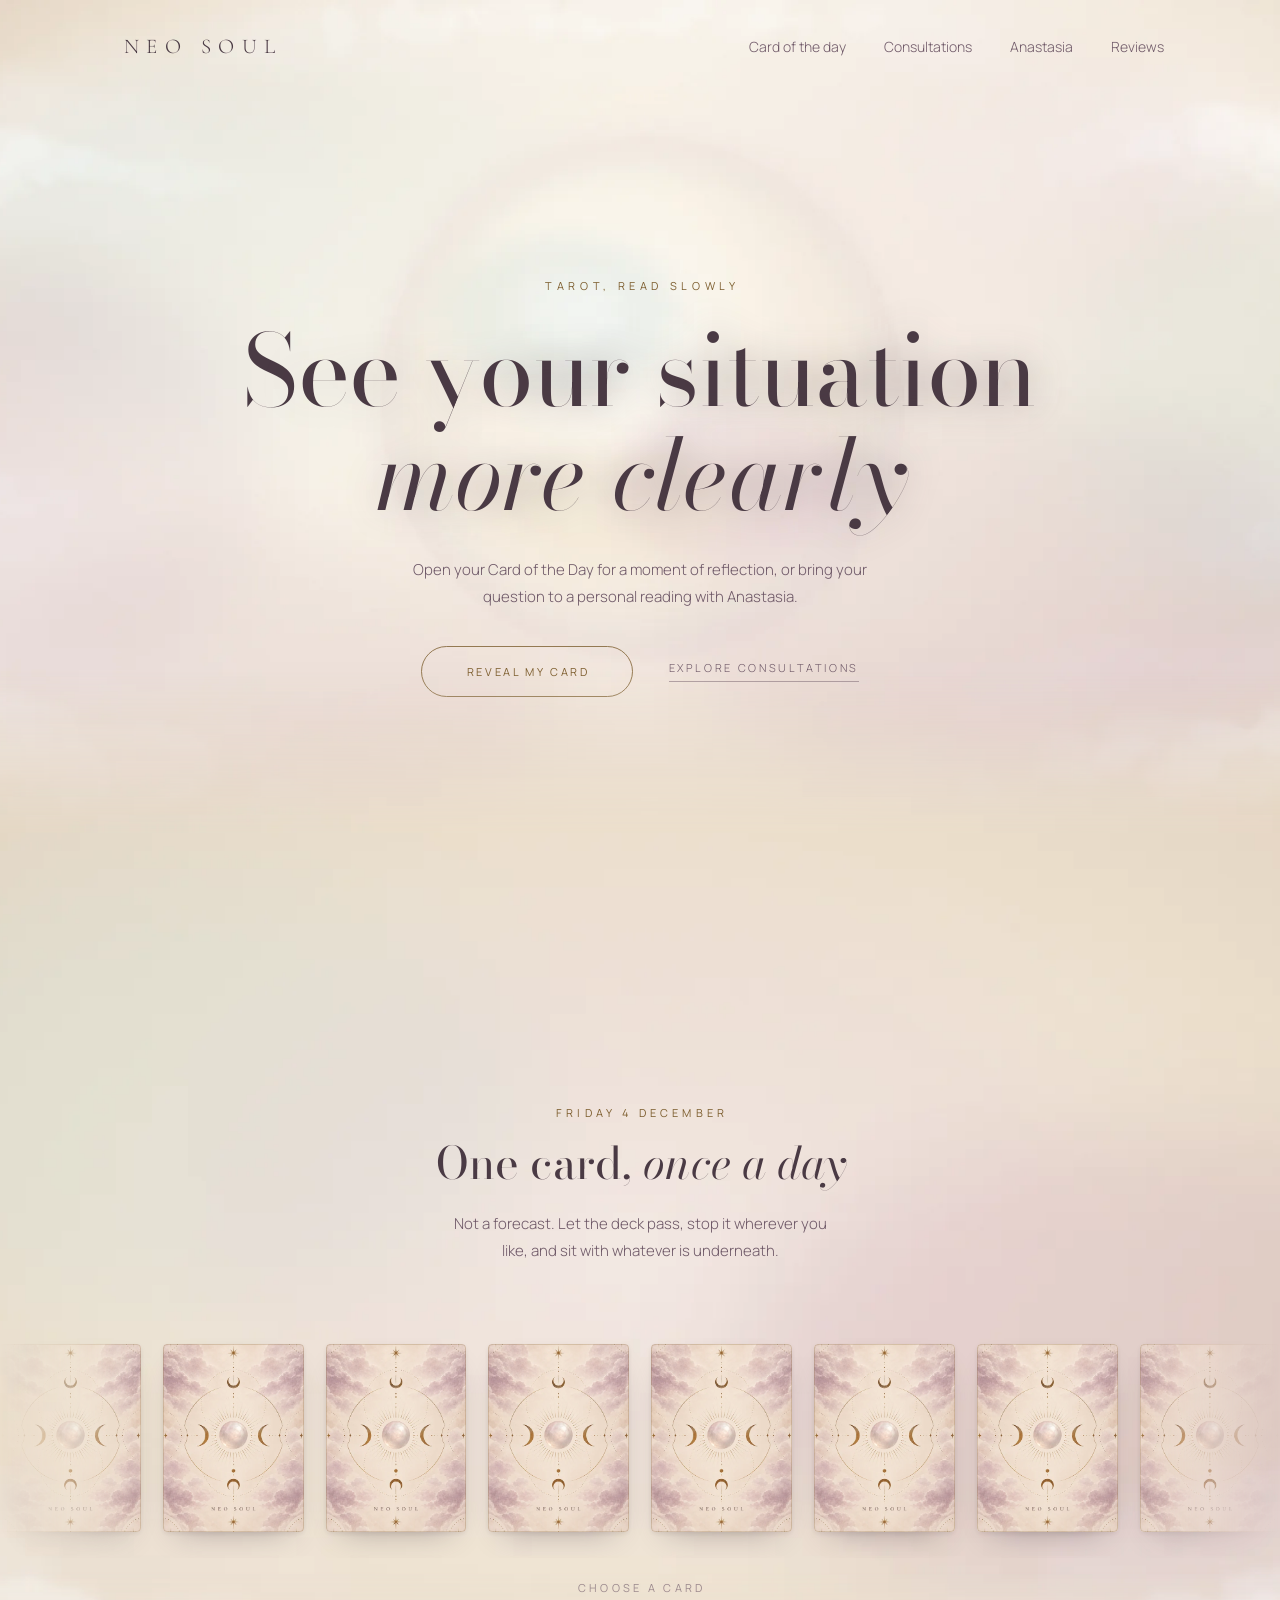
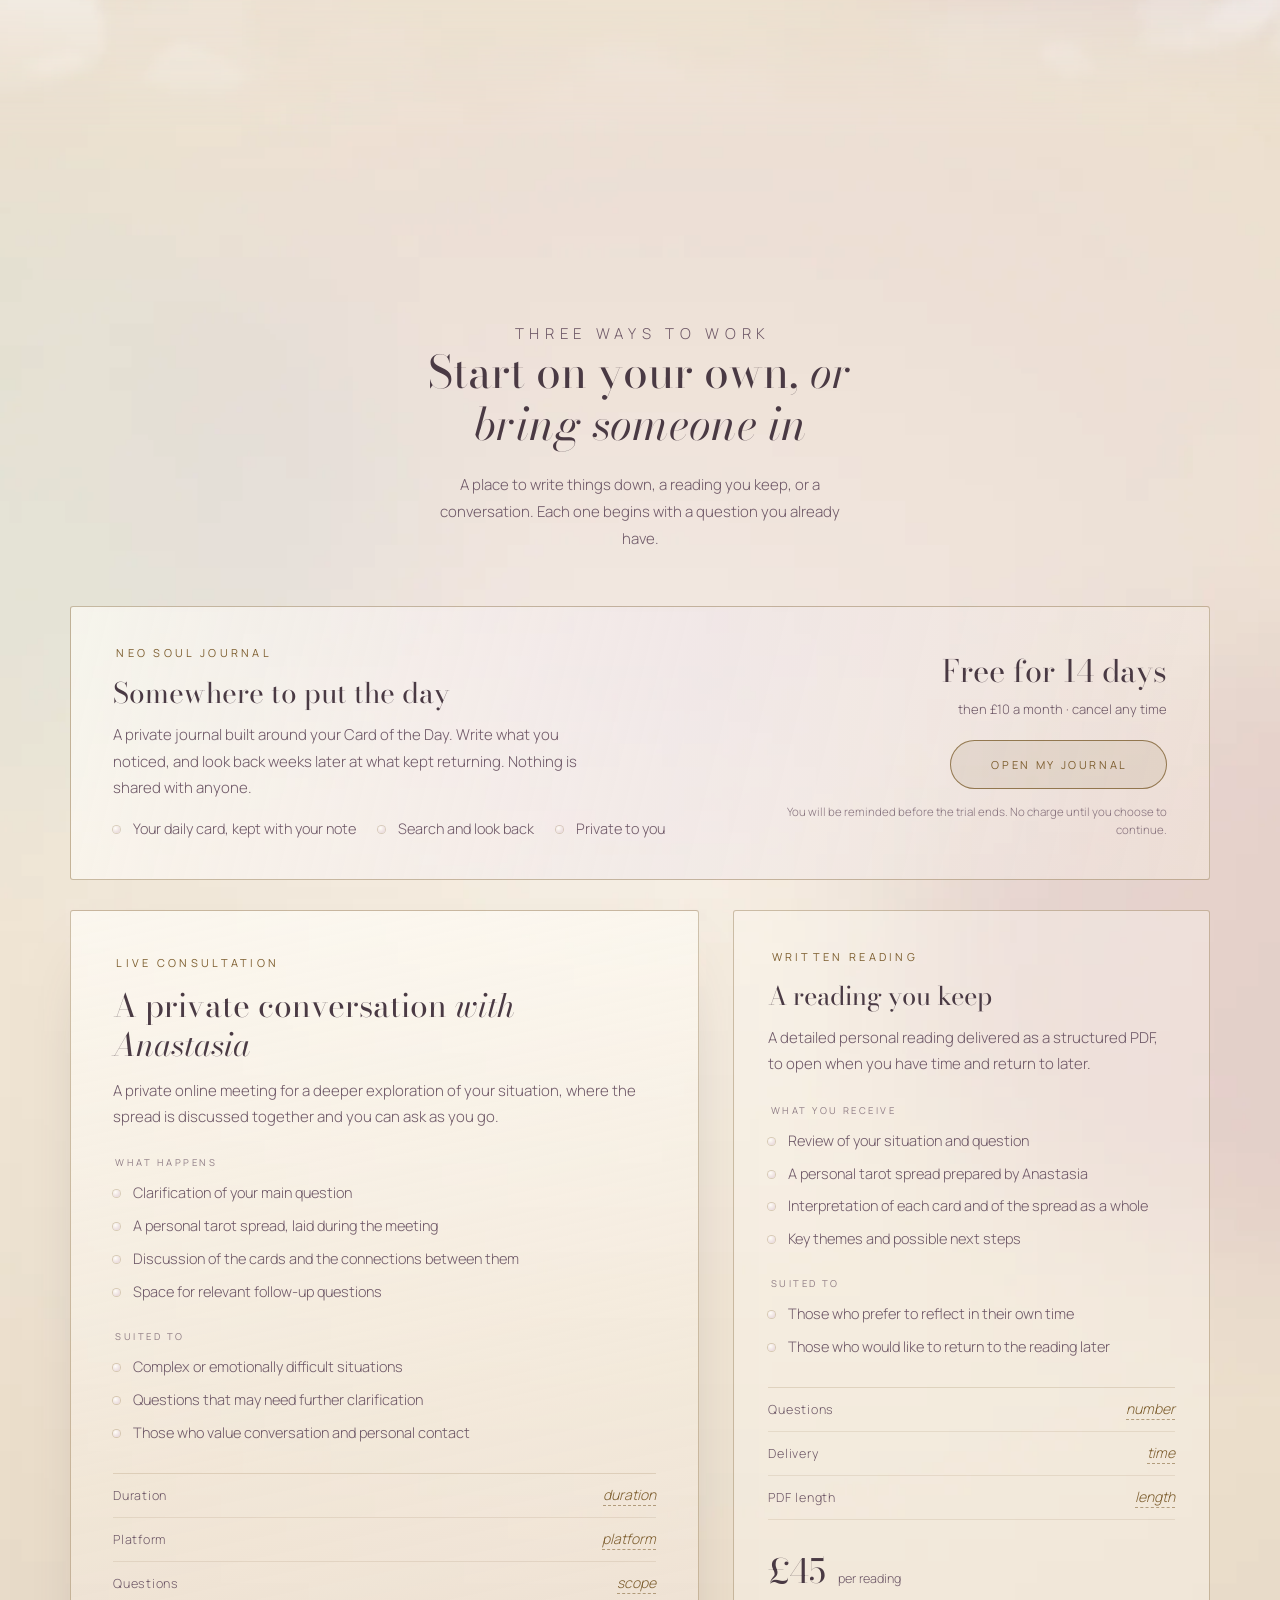
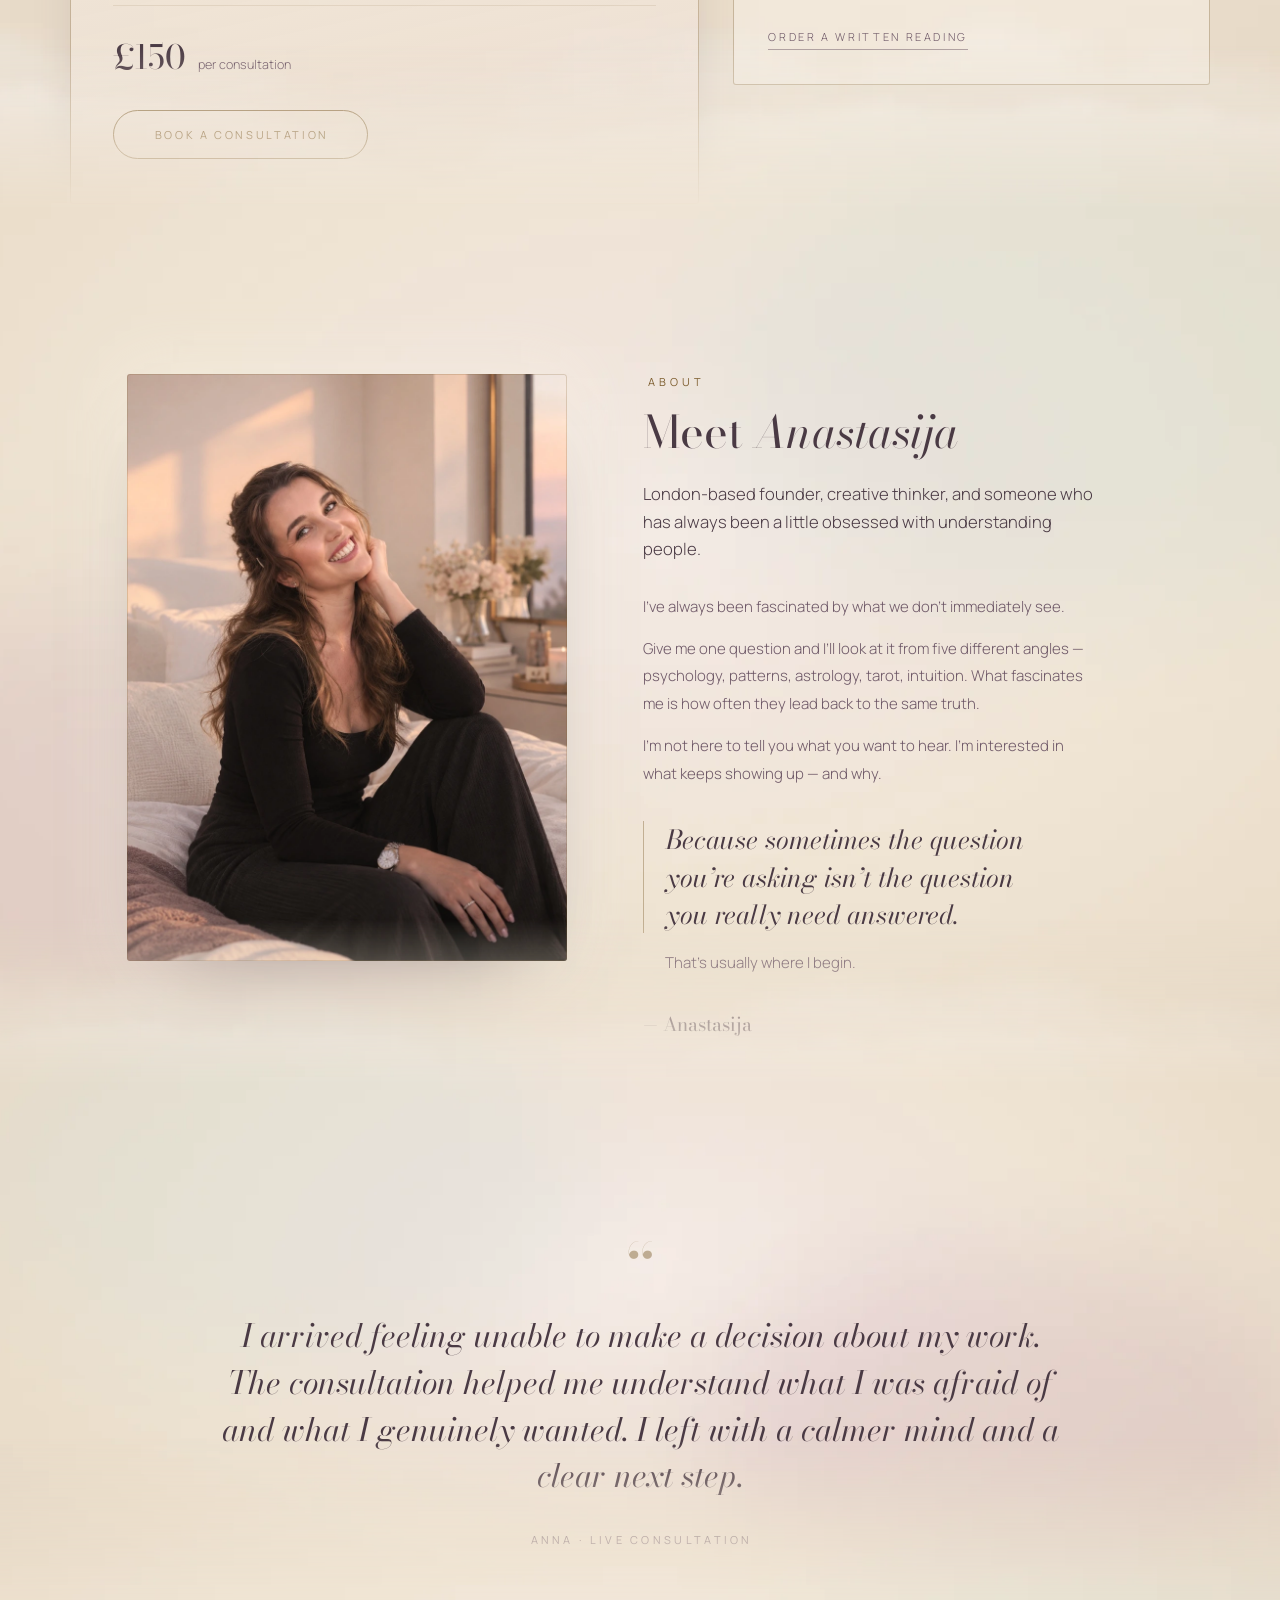
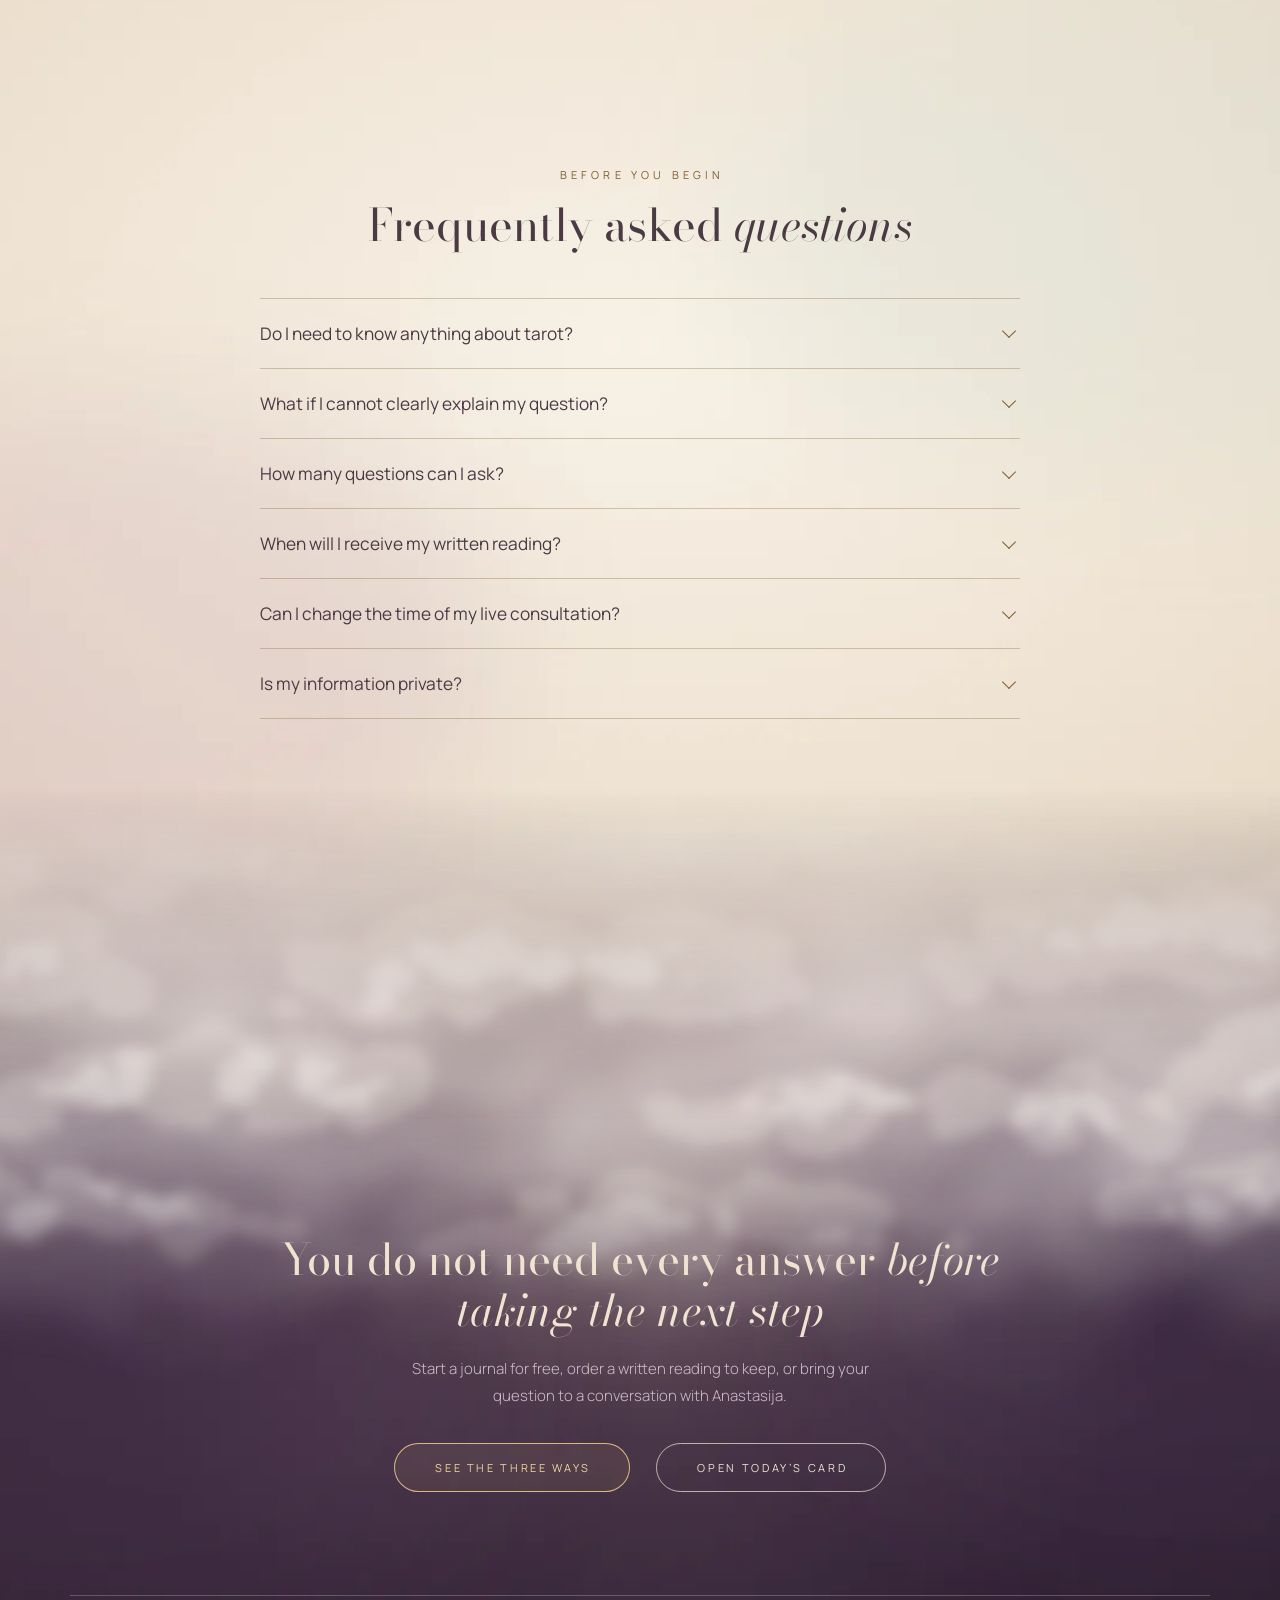
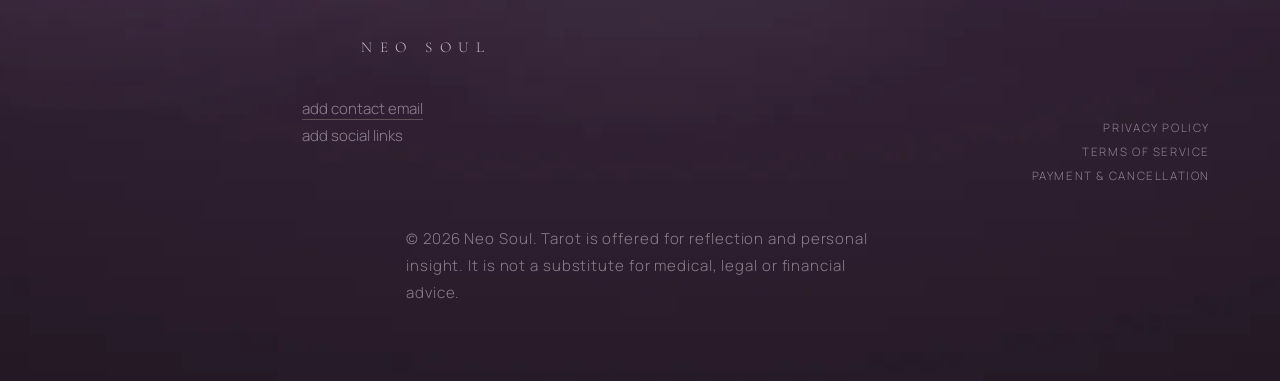
<file: index.html>
<!DOCTYPE html>
<html lang="en"><head><meta charset="utf-8">
<meta name="viewport" content="width=device-width,initial-scale=1">
<title>Neo Soul — tarot, read slowly</title>
<meta name="description" content="Neo Soul — tarot read slowly. A private journal, a written reading you keep, or a consultation with Anastasija.">
<meta name="robots" content="noindex, nofollow">
<meta name="theme-color" content="#F3E7D7">
<link rel="icon" href="data:image/svg+xml,%3Csvg xmlns='http://www.w3.org/2000/svg' viewBox='0 0 32 32'%3E%3Crect width='32' height='32' fill='%23F3E7D7'/%3E%3Ccircle cx='16' cy='16' r='9' fill='%23FDF6EA'/%3E%3Ccircle cx='13' cy='13' r='3' fill='%23FFFFFF'/%3E%3Ccircle cx='16' cy='16' r='9' fill='none' stroke='%237E5F30' stroke-width='.8'/%3E%3C/svg%3E">
<link rel="preconnect" href="https://fonts.googleapis.com">
<link rel="preconnect" href="https://fonts.gstatic.com" crossorigin>
<link href="https://fonts.googleapis.com/css2?family=Bodoni+Moda:ital,opsz,wght@0,6..96,400;1,6..96,400&family=Cormorant:wght@300&family=Manrope:wght@200;300;400;500&display=swap" rel="stylesheet">
<style>:root{
  /* ===== палитра ===== */
  --cream:    #F3E7D7;   /* база */
  --cream-hi: #FCF6EC;   /* свет */
  --sand:     #B9A187;   /* тень, облака */
  --mauve:    #B789A6;   /* перелив */
  --ink:      #4A3A44;   /* текст */
  --ink-soft: #6E5867;
  --gold:     #A98550;
  --nacre-a:  #CFE0DA;   /* мятный отлив */
  --nacre-b:  #E4C6D6;   /* розовый отлив */

  /* ===== кегль снят с референса: 7.7vw / 1.05 ===== */
  --t-display: clamp(38px, 7.7vw, 132px);
  --t-lead:    clamp(15px, 1.22vw, 18px);
  --t-nav:     14px;
  --t-label:   11px;
  --shell: 1560px;
}*{box-sizing:border-box}html{background:#3F2A3F}body{margin:0;background:#F3E7D7;color:#4A3A44;font-family:'Manrope',system-ui,sans-serif;-webkit-font-smoothing:antialiased}a{text-decoration:none;color:inherit}.soon{opacity:.55;pointer-events:none}html{scroll-behavior:smooth}@media (prefers-reduced-motion:reduce){html{scroll-behavior:auto}}:root{
  /* ===== палитра ===== */
  --cream:    #F3E7D7;   /* база */
  --cream-hi: #FCF6EC;   /* свет */
  --sand:     #B9A187;   /* тень, облака */
  --mauve:    #B789A6;   /* перелив */
  --ink:      #4A3A44;   /* текст */
  --ink-soft: #6E5867;
  --gold:     #A98550;
  --nacre-a:  #CFE0DA;   /* мятный отлив */
  --nacre-b:  #E4C6D6;   /* розовый отлив */

  /* ===== кегль снят с референса: 7.7vw / 1.05 ===== */
  --t-display: clamp(38px, 7.7vw, 132px);
  --t-lead:    clamp(15px, 1.22vw, 18px);
  --t-nav:     14px;
  --t-label:   11px;
  --shell: 1560px;
}#hero *{box-sizing:border-box}body{margin:0;background:var(--cream);color:var(--ink);
  font-family:'Manrope',system-ui,sans-serif;-webkit-font-smoothing:antialiased}#hero a{text-decoration:none;color:inherit}#hero.hero, #hero .hero{position:relative;min-height:100svh;display:flex;flex-direction:column;
  overflow:hidden;isolation:isolate}#hero.sky, #hero .sky{position:absolute;inset:0;width:100%;height:100%;z-index:-1;display:block}#hero.nav, #hero .nav{position:relative;z-index:3;max-width:var(--shell);width:100%;margin:0 auto;
  padding:34px 46px;display:flex;align-items:center;justify-content:space-between;gap:24px}#hero.wordmark, #hero .wordmark{font-family:'Cormorant',serif;font-weight:300;font-size:21px;
  letter-spacing:.36em;text-transform:uppercase;padding-left:.36em;color:var(--ink)}#hero.nav__links, #hero .nav__links{display:flex;gap:38px;font-size:var(--t-nav);font-weight:300;color:var(--ink-soft)}#hero.nav__links a, #hero .nav__links a{transition:color .3s}#hero.nav__links a:hover, #hero .nav__links a:hover{color:var(--ink)}#hero.hero__body, #hero .hero__body{position:relative;z-index:3;flex:1;display:flex;flex-direction:column;
  align-items:center;justify-content:center;text-align:center;padding:6px 46px 24px}#hero.kicker, #hero .kicker{font-size:var(--t-label);letter-spacing:.42em;text-transform:uppercase;
  font-weight:400;color:var(--gold);margin:0 0 26px;padding-left:.42em}#hero /* --- SIREN: sharp letters sitting inside their own haze --- */
.display{position:relative;margin:0}#hero.display span, #hero .display span{display:block}#hero.h-line, #hero .h-line{font-family:'Bodoni Moda',serif;font-weight:400;font-size:var(--t-display);
  line-height:1.05;letter-spacing:-.004em;color:var(--ink);white-space:nowrap}#hero.h-line.it, #hero .h-line.it{font-style:italic;letter-spacing:.004em}#hero.haze, #hero .haze{position:absolute;inset:-110px;padding:110px;pointer-events:none;
  filter:blur(19px);opacity:.5;
  -webkit-mask-image:linear-gradient(112deg,transparent 16%,#000 44%,#000 80%,transparent 98%);
          mask-image:linear-gradient(112deg,transparent 16%,#000 44%,#000 80%,transparent 98%)}#hero.lead, #hero .lead{margin:30px 0 0;max-width:52ch;font-size:var(--t-lead);line-height:1.8;
  font-weight:300;color:var(--ink-soft);text-wrap:pretty}#hero.actions, #hero .actions{margin-top:36px;display:flex;align-items:center;gap:36px;flex-wrap:wrap;justify-content:center}#hero.btn, #hero .btn{display:inline-block;padding:17px 42px;padding-left:calc(42px + .24em);
  border:1px solid rgba(126,95,48,.8);border-radius:999px;color:var(--gold);
  font-size:var(--t-label);letter-spacing:.24em;text-transform:uppercase;
  transition:background-color .4s,border-color .4s}#hero.btn:hover, #hero .btn:hover{background:rgba(140,107,55,.10);border-color:var(--gold)}#hero.link, #hero .link{font-size:var(--t-label);letter-spacing:.24em;text-transform:uppercase;font-weight:300;
  color:var(--ink-soft);border-bottom:1px solid rgba(110,88,103,.5);padding-bottom:6px;
  transition:color .4s,border-color .4s}#hero.link:hover, #hero .link:hover{color:var(--ink);border-color:var(--gold)}#hero.btn:focus-visible, #hero .btn:focus-visible, #hero.link:focus-visible, #hero .link:focus-visible{outline:2px solid var(--gold);outline-offset:4px}

@media (max-width:760px){#hero.nav__links, #hero .nav__links{display:none}#hero.nav, #hero .nav{padding:24px 22px}#hero.hero__body, #hero .hero__body{padding:6px 22px 56px}#hero.display, #hero .display{}#hero.haze, #hero .haze{filter:blur(9px)}#hero.actions, #hero .actions{flex-direction:column;gap:20px;margin-top:38px}#hero.btn, #hero .btn{width:100%;max-width:300px;text-align:center}
}
@media (prefers-reduced-motion:reduce){#hero *{transition:none!important}}#hero.sky, #hero .sky{background-image:url('bg/bg-hero.webp');background-size:cover;background-position:center}
:root{
  --cream:#F3E7D7; --cream-hi:#FCF6EC; --sand:#B9A187; --mauve:#B789A6;
  --ink:#4A3A44; --ink-soft:#6E5867; --gold:#7E5F30;
  --nacre-a:#CFE0DA; --nacre-b:#E4C6D6;
  --t-h2:clamp(30px,3.5vw,52px); --t-q:clamp(19px,1.9vw,27px);
  --t-lead:clamp(15px,1.15vw,17px); --t-label:11px;
  --back-w:clamp(112px,11vw,158px);
}#sec *{box-sizing:border-box}body{margin:0;background:var(--cream);color:var(--ink);
  font-family:'Manrope',system-ui,sans-serif;-webkit-font-smoothing:antialiased}#sec.section, #sec .section{position:relative;min-height:100svh;display:flex;flex-direction:column;
  align-items:center;justify-content:center;overflow:hidden;isolation:isolate;
  padding:90px 0;margin-top:-230px;padding-top:320px;
  min-height:calc(100svh + 230px);
  /* the section overlaps the hero to hide the seam — let clicks through */
  pointer-events:none}#sec.section > *, #sec .section > *{pointer-events:auto}#sec.section > .bg, #sec .section > .bg{pointer-events:none}#sec.bg, #sec .bg{position:absolute;inset:0;width:100%;height:100%;z-index:-1;display:block;
  -webkit-mask-image:linear-gradient(to bottom,transparent 0,#000 165px);
          mask-image:linear-gradient(to bottom,transparent 0,#000 165px)}#sec.head, #sec .head{position:relative;z-index:2;text-align:center;padding:0 32px;
  transition:opacity .7s ease,transform .7s ease}#sec.date, #sec .date{font-size:var(--t-label);letter-spacing:.38em;text-transform:uppercase;
  color:var(--gold);margin:0 0 18px;padding-left:.38em}#sec h2{font-family:'Bodoni Moda',serif;font-weight:400;font-size:var(--t-h2);
  line-height:1.16;margin:0}#sec h2 em{font-style:italic}#sec.note, #sec .note{margin:20px auto 0;font-size:var(--t-lead);line-height:1.8;font-weight:300;
  color:var(--ink-soft);max-width:44ch}#sec /* ---------- ribbon ---------- */
.ribbon{position:relative;z-index:2;width:100%;margin-top:54px;
  -webkit-mask-image:linear-gradient(to right,transparent,#000 12%,#000 88%,transparent);
          mask-image:linear-gradient(to right,transparent,#000 12%,#000 88%,transparent);
  transition:opacity .8s ease}#sec.track, #sec .track{display:flex;gap:22px;width:max-content;padding:26px 0;
  animation:slide 64s linear infinite}
@keyframes slide{from{transform:translateX(0)}to{transform:translateX(-50%)}}#sec.ribbon:hover .track, #sec .ribbon:hover .track{animation-play-state:paused}#sec.back, #sec .back{flex:0 0 auto;width:var(--back-w);aspect-ratio:3/4;border:0;padding:0;
  cursor:pointer;position:relative;border-radius:4px;overflow:hidden;
  background:url('[data-uri]') center/cover no-repeat, #F3E7D7;
  box-shadow:0 14px 30px -16px rgba(74,58,68,.42), 0 2px 6px -2px rgba(74,58,68,.18);
  transition:transform .5s cubic-bezier(.22,.7,.2,1),box-shadow .5s ease}#sec.back::after, #sec .back::after{content:"";position:absolute;inset:0;border-radius:4px;
  border:1px solid rgba(126,95,48,.22)}#sec.back:hover, #sec .back:hover{transform:translateY(-14px);box-shadow:0 30px 48px -20px rgba(74,58,68,.5), 0 3px 8px -2px rgba(74,58,68,.2)}#sec.back:focus-visible, #sec .back:focus-visible{outline:2px solid var(--gold);outline-offset:4px}#sec.hint, #sec .hint{position:relative;z-index:2;margin:22px 0 0;font-size:var(--t-label);
  letter-spacing:.3em;text-transform:uppercase;color:var(--ink-soft);opacity:.7;
  padding-left:.3em;transition:opacity .6s ease}#sec /* ---------- chosen ---------- */
.chosen{position:relative;z-index:2;display:none;
  grid-template-columns:auto minmax(0,420px);gap:clamp(36px,5vw,84px);
  align-items:center;padding:0 32px}#sec.section.picked .chosen, #sec .section.picked .chosen{display:grid;animation:rise .95s cubic-bezier(.22,.7,.2,1) both}
@keyframes rise{from{opacity:0;transform:translateY(16px)}to{opacity:1;transform:none}}#sec.cardimg, #sec .cardimg{width:clamp(210px,22vw,290px);height:auto;aspect-ratio:3/4;border-radius:4px;
  object-fit:cover;display:block;
  box-shadow:0 30px 66px -32px rgba(74,58,68,.55),0 0 64px 6px rgba(255,250,238,.5)}#sec.meaning, #sec .meaning{font-size:var(--t-label);letter-spacing:.26em;text-transform:uppercase;
  color:var(--gold);margin:0 0 16px;padding-left:.26em}#sec.q, #sec .q{font-family:'Bodoni Moda',serif;font-style:italic;font-weight:400;
  font-size:var(--t-q);line-height:1.36;margin:0;max-width:22ch}#sec.act, #sec .act{margin:16px 0 0;font-size:var(--t-lead);line-height:1.75;font-weight:300;
  color:var(--ink-soft);max-width:34ch}#sec.again, #sec .again{margin:26px 0 0;font-size:var(--t-label);letter-spacing:.2em;
  text-transform:uppercase;color:var(--ink-soft);opacity:.62;padding-left:.2em}#sec.section.fading .head, #sec .section.fading .head{opacity:0;transform:translateY(-14px)}#sec.section.fading .ribbon, #sec .section.fading .ribbon, #sec.section.fading .hint, #sec .section.fading .hint{opacity:0}#sec.section.picked .head, #sec .section.picked .head, #sec.section.picked .ribbon, #sec .section.picked .ribbon, #sec.section.picked .hint, #sec .section.picked .hint{display:none}

@media (max-width:820px){#sec.chosen, #sec .chosen{grid-template-columns:1fr;justify-items:center;text-align:center;gap:30px}#sec.q, #sec .q{margin:0 auto}#sec.act, #sec .act{margin-left:auto;margin-right:auto}#sec.section, #sec .section{padding-top:280px}
}
@media (prefers-reduced-motion:reduce){#sec.track, #sec .track{animation:none}#sec.back, #sec .back, #sec.chosen, #sec .chosen, #sec.head, #sec .head, #sec.ribbon, #sec .ribbon{transition-duration:.01ms}
}#sec.bg, #sec .bg{background-image:url('bg/bg-ribbon.webp');background-size:cover;background-position:center}
:root{
  --cream:#F3E7D7; --cream-hi:#FCF6EC; --sand:#B9A187; --mauve:#B789A6;
  --ink:#4A3A44; --ink-soft:#6E5867; --gold:#7E5F30;
  --nacre-a:#CFE0DA; --nacre-b:#E4C6D6;
  --t-h2:clamp(30px,3.5vw,52px); --t-lead:clamp(15px,1.15vw,17px); --t-label:11px;
  --shell:1180px;
}#work *{box-sizing:border-box}body{margin:0;background:var(--cream);color:var(--ink);
  font-family:'Manrope',system-ui,sans-serif;-webkit-font-smoothing:antialiased}#work a{text-decoration:none;color:inherit}#work.section, #work .section{position:relative;display:flex;flex-direction:column;align-items:center;
  overflow:hidden;isolation:isolate;padding:0 40px 70px;
  margin-top:-230px;padding-top:330px;pointer-events:none}#work.section > *, #work .section > *{pointer-events:auto}#work.section > .bg, #work .section > .bg{pointer-events:none}#work.bg, #work .bg{position:absolute;inset:0;width:100%;height:100%;z-index:-1;display:block;
  -webkit-mask-image:linear-gradient(to bottom,transparent 0,#000 165px);
          mask-image:linear-gradient(to bottom,transparent 0,#000 165px)}#work.head, #work .head{text-align:center;max-width:62ch}#work.kicker, #work .kicker{font-size:var(--t-label);letter-spacing:.38em;text-transform:uppercase;
  color:var(--gold);margin:0 0 18px;padding-left:.38em}#work h2{font-family:'Bodoni Moda',serif;font-weight:400;font-size:var(--t-h2);
  line-height:1.16;margin:0;max-width:19ch;margin-inline:auto}#work h2 em{font-style:italic}#work.head p, #work .head p{margin:20px auto 0;max-width:46ch;font-size:var(--t-lead);line-height:1.8;font-weight:300;
  color:var(--ink-soft)}#work /* ---------- the journal: first rung, #work a different shape ---------- */
.journal{display:grid;grid-template-columns:1.6fr 1fr;gap:44px;align-items:center;
  border:1px solid rgba(126,95,48,.4);border-radius:3px;padding:38px 42px;
  background:linear-gradient(104deg,rgba(255,253,247,.66) 0%,
    rgba(240,231,236,.5) 52%,rgba(247,238,226,.44) 100%);
  margin-bottom:30px}#work.journal h3, #work .journal h3{font-size:clamp(23px,2.2vw,30px);margin:0 0 12px}#work.journal .desc, #work .journal .desc{margin:0 0 16px;max-width:52ch}#work.jlist, #work .jlist{display:flex;flex-wrap:wrap;gap:8px 22px;margin:0;padding:0;list-style:none}#work.jlist li, #work .jlist li{margin:0}#work.jright, #work .jright{text-align:right}#work.trial, #work .trial{font-family:'Bodoni Moda',serif;font-size:clamp(24px,2.4vw,32px);
  color:var(--ink);margin:0 0 6px}#work.then, #work .then{font-size:13px;color:var(--ink-soft);font-weight:300;margin:0 0 22px}#work.tnote, #work .tnote{font-size:11.5px;line-height:1.55;color:var(--ink-soft);opacity:.8;
  font-weight:300;margin:14px 0 0}#work.btn--solid, #work .btn--solid{background:rgba(126,95,48,.1)}#work.rail, #work .rail{width:100%;max-width:var(--shell);margin-top:54px}#work /* ---------- the two readings ---------- */
.offers{display:grid;grid-template-columns:1.32fr 1fr;gap:34px;align-items:start}#work.card, #work .card{border:1px solid rgba(126,95,48,.36);border-radius:3px;padding:44px 42px;
  position:relative}#work.card--lead, #work .card--lead{background:linear-gradient(168deg,rgba(255,253,247,.72) 0%,
  rgba(247,238,226,.5) 58%,rgba(240,226,222,.42) 100%);
  box-shadow:0 30px 70px -44px rgba(74,58,68,.5)}#work.card--quiet, #work .card--quiet{background:rgba(255,252,246,.34);padding:38px 34px}#work.tag, #work .tag{font-size:var(--t-label);letter-spacing:.3em;text-transform:uppercase;
  color:var(--gold);margin:0 0 16px;padding-left:.3em}#work h3{font-family:'Bodoni Moda',serif;font-weight:400;margin:0 0 14px;line-height:1.22}#work.card--lead h3, #work .card--lead h3{font-size:clamp(25px,2.5vw,34px)}#work.card--quiet h3, #work .card--quiet h3{font-size:clamp(21px,2vw,27px)}#work.desc, #work .desc{margin:0 0 26px;font-size:var(--t-lead);line-height:1.75;font-weight:300;
  color:var(--ink-soft)}#work.sub, #work .sub{font-size:9.5px;letter-spacing:.26em;text-transform:uppercase;color:var(--ink-soft);
  opacity:.75;margin:26px 0 12px;padding-left:.26em}#work ul{list-style:none;margin:0;padding:0}#work li{position:relative;padding-left:20px;margin-bottom:9px;font-size:14.5px;
  line-height:1.65;font-weight:300;color:var(--ink-soft)}#work li::before{content:"";position:absolute;left:0;top:.62em;width:7px;height:7px;
  border-radius:50%;background:radial-gradient(circle at 36% 32%,#FFFDF6,#E3CFD4);
  box-shadow:0 0 0 1px rgba(126,95,48,.25)}#work.facts, #work .facts{margin-top:28px;border-top:1px solid rgba(126,95,48,.18)}#work.fact, #work .fact{display:flex;justify-content:space-between;align-items:baseline;gap:16px;
  padding:11px 0;border-bottom:1px solid rgba(126,95,48,.12)}#work.fact dt, #work .fact dt{font-size:12.5px;letter-spacing:.06em;color:var(--ink-soft);font-weight:300}#work.fact dd, #work .fact dd{margin:0;font-size:14px;color:var(--ink);font-weight:400;text-align:right}#work.fact dd.empty, #work .fact dd.empty{color:var(--gold);border-bottom:1px dashed rgba(126,95,48,.55);
  padding-bottom:1px;font-style:italic;font-weight:300}#work.price, #work .price{display:flex;align-items:baseline;gap:12px;margin-top:26px}#work.price .val, #work .price .val{font-family:'Bodoni Moda',serif;font-size:clamp(26px,2.6vw,36px);
  color:var(--ink)}#work.price .val.empty, #work .price .val.empty{color:var(--gold);border-bottom:1px dashed rgba(126,95,48,.55);
  font-style:italic;font-size:clamp(20px,2vw,26px)}#work.price .per, #work .price .per{font-size:12.5px;color:var(--ink-soft);font-weight:300}#work.act, #work .act{margin-top:28px}#work.btn, #work .btn{display:inline-block;padding:16px 38px;padding-left:calc(38px + .24em);
  border:1px solid rgba(126,95,48,.8);border-radius:999px;color:var(--gold);
  font-size:var(--t-label);letter-spacing:.24em;text-transform:uppercase;
  transition:background-color .4s,border-color .4s}#work.btn:hover, #work .btn:hover{background:rgba(126,95,48,.09);border-color:var(--gold)}#work.link, #work .link{font-size:var(--t-label);letter-spacing:.24em;text-transform:uppercase;
  font-weight:300;color:var(--ink-soft);border-bottom:1px solid rgba(110,88,103,.5);
  padding-bottom:5px;transition:color .4s,border-color .4s}#work.link:hover, #work .link:hover{color:var(--ink);border-color:var(--gold)}#work.btn:focus-visible, #work .btn:focus-visible, #work.link:focus-visible, #work .link:focus-visible{outline:2px solid var(--gold);outline-offset:4px}

@media (max-width:900px){#work.journal, #work .journal{grid-template-columns:1fr;gap:18px;padding:26px 20px;margin-bottom:20px}#work.card, #work .card{padding:26px 20px}#work.card--quiet, #work .card--quiet{padding:24px 18px}#work li{margin-bottom:6px;font-size:14px;line-height:1.55}#work.sub, #work .sub{margin:18px 0 9px}#work.desc, #work .desc{margin-bottom:18px}#work.facts, #work .facts{margin-top:18px}#work.fact, #work .fact{padding:9px 0}#work.price, #work .price{margin-top:18px}#work.act, #work .act{margin-top:20px}#work h2{margin-bottom:0}#work.jright, #work .jright{text-align:left}#work.rail, #work .rail{margin-top:32px}#work.offers, #work .offers{grid-template-columns:1fr;gap:22px}#work.section, #work .section{padding:0 22px 76px;padding-top:250px}#work.card, #work .card{padding:34px 26px}#work.card--quiet, #work .card--quiet{padding:30px 24px}
}#work.bg, #work .bg{background-image:url('bg/bg-services.webp');background-size:cover;background-position:center}
:root{
  --cream:#F3E7D7; --cream-hi:#FCF6EC; --sand:#B9A187; --mauve:#B789A6;
  --ink:#4A3A44; --ink-soft:#6E5867; --gold:#7E5F30;
  --nacre-a:#CFE0DA; --nacre-b:#E4C6D6;
  --t-h2:clamp(30px,3.5vw,52px); --t-lead:clamp(15px,1.15vw,17px); --t-label:11px;
  --shell:1140px;
}#about *{box-sizing:border-box}body{margin:0;background:var(--cream);color:var(--ink);
  font-family:'Manrope',system-ui,sans-serif;-webkit-font-smoothing:antialiased}#about.section, #about .section{position:relative;display:flex;align-items:center;justify-content:center;
  overflow:hidden;isolation:isolate;padding:0 40px 110px;
  margin-top:-230px;padding-top:330px;pointer-events:none}#about.section > *, #about .section > *{pointer-events:auto}#about.section > .bg, #about .section > .bg{pointer-events:none}#about.bg, #about .bg{position:absolute;inset:0;width:100%;height:100%;z-index:-1;display:block;
  -webkit-mask-image:linear-gradient(to bottom,transparent 0,#000 165px);
          mask-image:linear-gradient(to bottom,transparent 0,#000 165px)}#about.wrap, #about .wrap{width:100%;max-width:var(--shell);display:grid;
  grid-template-columns:minmax(280px,440px) minmax(0,510px);
  justify-content:center;gap:clamp(40px,6vw,92px);align-items:start}#about.portrait, #about .portrait{position:relative}#about.portrait img, #about .portrait img{width:100%;height:auto;aspect-ratio:3/4;object-fit:cover;display:block;
  border-radius:3px;
  box-shadow:0 40px 80px -46px rgba(74,58,68,.55),0 0 70px 8px rgba(255,250,238,.4)}#about.portrait::after, #about .portrait::after{content:"";position:absolute;inset:0;border-radius:3px;
  border:1px solid rgba(126,95,48,.22);pointer-events:none}#about.kicker, #about .kicker{font-size:var(--t-label);letter-spacing:.38em;text-transform:uppercase;
  color:var(--gold);margin:0 0 18px;padding-left:.38em}#about h2{font-family:'Bodoni Moda',serif;font-weight:400;font-size:var(--t-h2);
  line-height:1.14;margin:0 0 22px}#about h2 em{font-style:italic}#about.role, #about .role{margin:0 0 30px;font-size:clamp(16px,1.3vw,19px);line-height:1.66;
  font-weight:300;color:var(--ink);max-width:46ch}#about p.body{margin:0 0 14px;font-size:var(--t-lead);line-height:1.85;font-weight:300;
  color:var(--ink-soft);max-width:50ch}#about.pull, #about .pull{margin:34px 0 0;font-family:'Bodoni Moda',serif;font-style:italic;
  font-weight:400;font-size:clamp(20px,2.05vw,29px);line-height:1.42;color:var(--ink);
  max-width:26ch;
  padding-left:22px;border-left:1px solid rgba(126,95,48,.4)}#about.after, #about .after{margin:16px 0 0 22px;font-size:var(--t-lead);line-height:1.8;font-weight:300;
  color:var(--ink-soft)}#about.sign, #about .sign{margin:34px 0 0;font-family:'Bodoni Moda',serif;font-size:19px;color:var(--ink)}

@media (max-width:900px){#about.wrap, #about .wrap{grid-template-columns:1fr;gap:26px}#about.portrait, #about .portrait{max-width:330px;margin-inline:auto;margin-top:0}#about.section, #about .section{padding:0 22px 76px;padding-top:250px}#about.role, #about .role, #about p.body{max-width:none}#about.pull, #about .pull{max-width:none}
}#about.bg, #about .bg{background-image:url('bg/bg-about.webp');background-size:cover;background-position:center}
:root{
  --cream:#F3E7D7; --cream-hi:#FCF6EC; --sand:#B9A187; --mauve:#B789A6;
  --bloom:#2B1D2C; --ink:#4A3A44; --ink-soft:#6E5867; --gold:#7E5F30;
  --on-dark:#EFE4D2; --on-dark-soft:#CDBACA;
  --nacre-a:#CFE0DA; --nacre-b:#E4C6D6;
  --t-h2:clamp(30px,3.5vw,52px); --t-lead:clamp(15px,1.15vw,17px); --t-label:11px;
}#tail *{box-sizing:border-box}body{margin:0;background:var(--cream);color:var(--ink);
  font-family:'Manrope',system-ui,sans-serif;-webkit-font-smoothing:antialiased}#tail a{text-decoration:none;color:inherit}#tail /* ===================== ONE VOICE ===================== */
.voice{position:relative;display:flex;align-items:center;justify-content:center;
  overflow:hidden;isolation:isolate;padding:0 40px 120px;
  margin-top:-230px;padding-top:330px;pointer-events:none}#tail.voice > *, #tail .voice > *{pointer-events:auto}#tail.voice > .bg, #tail .voice > .bg{pointer-events:none}#tail.bg, #tail .bg{position:absolute;inset:0;width:100%;height:100%;z-index:-1;display:block;
  -webkit-mask-image:linear-gradient(to bottom,transparent 0,#000 165px);
          mask-image:linear-gradient(to bottom,transparent 0,#000 165px)}#tail.quote, #tail .quote{max-width:840px;text-align:center}#tail.mark, #tail .mark{font-family:'Bodoni Moda',serif;font-size:70px;line-height:.6;color:var(--gold);
  opacity:.45;margin:0 0 22px}#tail blockquote{margin:0;font-family:'Bodoni Moda',serif;font-style:italic;font-weight:400;
  font-size:clamp(21px,2.5vw,35px);line-height:1.46;color:var(--ink)}#tail.who, #tail .who{margin:32px 0 0;font-size:var(--t-label);letter-spacing:.3em;text-transform:uppercase;
  color:var(--ink-soft);padding-left:.3em}#tail /* ===================== FAQ ===================== */
.faq{position:relative;display:flex;flex-direction:column;align-items:center;
  overflow:hidden;isolation:isolate;padding:0 40px 400px;
  margin-top:-230px;padding-top:330px;pointer-events:none}#tail.faq > *, #tail .faq > *{pointer-events:auto}#tail.faq > .bg, #tail .faq > .bg{pointer-events:none}#tail.kicker, #tail .kicker{font-size:var(--t-label);letter-spacing:.38em;text-transform:uppercase;
  color:var(--gold);margin:0 0 18px;padding-left:.38em;text-align:center}#tail h2{font-family:'Bodoni Moda',serif;font-weight:400;font-size:var(--t-h2);
  line-height:1.16;margin:0 0 46px;text-align:center}#tail h2 em{font-style:italic}#tail.qs, #tail .qs{width:100%;max-width:760px;border-top:1px solid rgba(126,95,48,.32)}#tail details{border-bottom:1px solid rgba(126,95,48,.32)}#tail summary{list-style:none;cursor:pointer;padding:22px 34px 22px 0;position:relative;
  font-size:clamp(16px,1.35vw,19px);line-height:1.45;color:var(--ink);font-weight:400}#tail summary::-webkit-details-marker{display:none}#tail summary::after{content:"";position:absolute;right:6px;top:50%;width:9px;height:9px;
  border-right:1.5px solid var(--gold);border-bottom:1.5px solid var(--gold);
  transform:translateY(-70%) rotate(45deg);transition:transform .35s ease}#tail details[open] summary::after{transform:translateY(-30%) rotate(-135deg)}#tail summary:focus-visible{outline:2px solid var(--gold);outline-offset:3px}#tail.ans, #tail .ans{margin:0;padding:0 44px 24px 0;font-size:var(--t-lead);line-height:1.8;
  font-weight:300;color:var(--ink-soft)}#tail.fillin, #tail .fillin{color:var(--gold);border-bottom:1px dashed rgba(126,95,48,.7);font-style:italic}#tail /* ===================== CLOSE ===================== */
.close{position:relative;overflow:hidden;isolation:isolate;
  color:var(--on-dark);margin-top:-330px;
  padding:calc(clamp(80px,9vw,130px) + 330px) 40px 1px}#tail.closebg, #tail .closebg{position:absolute;inset:0;width:100%;height:100%;z-index:-1;display:block;
  -webkit-mask-image:linear-gradient(to bottom,transparent 0,rgba(0,0,0,.30) 160px,
    rgba(0,0,0,.75) 310px,#000 440px);
          mask-image:linear-gradient(to bottom,transparent 0,rgba(0,0,0,.30) 160px,
    rgba(0,0,0,.75) 310px,#000 440px)}#tail.seam, #tail .seam{position:absolute;left:0;right:0;top:0;height:660px;z-index:1;display:block;overflow:hidden;
  pointer-events:none;
  -webkit-mask-image:linear-gradient(to bottom,transparent 0,rgba(0,0,0,.5) 14%,
    #000 34%,#000 58%,rgba(0,0,0,.35) 82%,transparent 100%);
          mask-image:linear-gradient(to bottom,transparent 0,rgba(0,0,0,.5) 14%,
    #000 34%,#000 58%,rgba(0,0,0,.35) 82%,transparent 100%)}#tail.cwrap, #tail .cwrap{position:relative;z-index:2;max-width:760px;margin:0 auto;text-align:center}#tail.close h2, #tail .close h2{color:var(--on-dark);margin:0 0 20px;font-size:clamp(28px,3.4vw,46px)}#tail.close p, #tail .close p{margin:0 auto 34px;max-width:52ch;font-size:var(--t-lead);line-height:1.8;
  font-weight:300;color:var(--on-dark-soft)}#tail.cbtns, #tail .cbtns{display:flex;gap:26px;flex-wrap:wrap;justify-content:center}#tail.btn, #tail .btn{display:inline-block;padding:16px 38px;padding-left:calc(38px + .24em);
  border:1px solid rgba(239,228,210,.72);border-radius:999px;color:var(--on-dark);
  font-size:var(--t-label);letter-spacing:.24em;text-transform:uppercase;
  transition:background-color .4s,border-color .4s}#tail.btn:hover, #tail .btn:hover{background:rgba(239,228,210,.12);border-color:var(--on-dark)}#tail.btn--gold, #tail .btn--gold{border-color:rgba(226,192,132,.95);color:#F0D6A2;background:rgba(226,192,132,.08)}#tail.btn--gold:hover, #tail .btn--gold:hover{background:rgba(226,192,132,.18)}#tail footer{position:relative;z-index:2;max-width:1140px;margin:clamp(70px,8vw,110px) auto 0;
  padding:38px 0 42px;border-top:1px solid rgba(239,228,210,.26);
  display:grid;grid-template-columns:1fr auto;gap:30px;align-items:end}#tail.fmark, #tail .fmark{font-family:'Cormorant',serif;font-weight:300;font-size:17px;letter-spacing:.5em;
  text-transform:uppercase;padding-left:.5em;color:var(--on-dark);margin:0 0 14px}#tail.fcontact, #tail .fcontact{margin:0;font-size:13.5px;line-height:1.9;font-weight:300;color:var(--on-dark-soft)}#tail.fcontact a, #tail .fcontact a{border-bottom:1px solid rgba(239,228,210,.4)}#tail.flinks, #tail .flinks{display:flex;flex-direction:column;gap:9px;text-align:right;
  font-size:11.5px;letter-spacing:.14em;text-transform:uppercase;font-weight:300;
  color:var(--on-dark-soft)}#tail.flinks a:hover, #tail .flinks a:hover{color:var(--on-dark)}#tail.soon, #tail .soon{opacity:.62;pointer-events:none}#tail.legal, #tail .legal{max-width:1140px;margin:0 auto;padding:0 0 40px;position:relative;z-index:2;
  font-size:11px;letter-spacing:.06em;color:var(--on-dark-soft);opacity:.6}

@media (max-width:820px){#tail.voice, #tail .voice{padding:0 22px 84px;padding-top:250px}#tail.faq, #tail .faq{padding:0 22px 300px;padding-top:250px}#tail.close, #tail .close{padding:calc(56px + 300px) 22px 1px}#tail footer{grid-template-columns:1fr;gap:26px}#tail.flinks, #tail .flinks{text-align:left;align-items:flex-start}#tail.cbtns, #tail .cbtns{flex-direction:column;align-items:center;gap:18px}#tail.btn, #tail .btn{width:100%;max-width:300px;text-align:center}
}#tail.voice .bg, #tail .voice .bg{background-image:url('bg/bg-voice.webp');background-size:cover;background-position:center}#tail.faq .bg, #tail .faq .bg{background-image:url('bg/bg-faq.webp');background-size:cover;background-position:center}#tail.closebg, #tail .closebg{background-image:url('bg/bg-close.webp');background-size:cover;background-position:center}#tail.seam, #tail .seam{background-image:url('bg/bg-seam.webp');background-size:cover;background-position:center top}
</style>
</head><body>


<header class="hero" id="hero">
<div class="sky" aria-hidden="true"></div>

  <nav class="nav">
    <a href="#" class="wordmark">Neo Soul</a>
    <div class="nav__links">
      <a href="#sec">Card of the day</a>
      <a href="#work">Consultations</a>
      <a href="#about">Anastasia</a>
      <a href="#reviews">Reviews</a>
    </div>
  </nav>

  <div class="hero__body">
    <p class="kicker">Tarot, read slowly</p>

    <h1 class="display">
      <span class="haze" aria-hidden="true">
        <span class="h-line">See your situation</span>
        <span class="h-line it">more clearly</span>
      </span>
      <span class="h-line">See your situation</span>
      <span class="h-line it">more clearly</span>
    </h1>

    <p class="lead">Open your Card of the Day for a moment of reflection, or
      bring your question to a personal reading with Anastasia.</p>

    <div class="actions">
      <a class="btn" href="#sec">Reveal my card</a>
      <a class="link" href="#work">Explore consultations</a>
    </div>
  </div>
</header>



<section class="section" id="sec" >
<div class="bg" aria-hidden="true"></div>

  <div class="head" id="head">
    <p class="date" id="today">&mdash;</p>
    <h2>One card, <em>once a day</em></h2>
    <p class="note">Not a forecast. Let the deck pass, stop it wherever you
      like, and sit with whatever is underneath.</p>
  </div>

  <div class="ribbon" id="ribbon" aria-label="The deck, face down">
    <div class="track" id="track"></div>
  </div>
  <p class="hint" id="hint">Choose a card</p>

  <div class="chosen" id="chosen" data-shown="false">
    <img class="cardimg" id="cardimg" alt="" width="620" height="827">
    <div>
      <p class="meaning" id="meaning"></p>
      <p class="q" id="question"></p>
      <p class="act" id="action"></p>
      <p class="again">Your card until tomorrow</p>
    </div>
  </div>
</section>




<section class="section" id="work">
<div class="bg" aria-hidden="true"></div>

  <div class="head">
    <p class="kicker">Three ways to work</p>
    <h2>Start on your own, <em>or bring someone in</em></h2>
    <p>A place to write things down, a reading you keep, or a conversation. Each one begins with a question you already have.</p>
  </div>

  <div class="rail">

    <!-- ===== first rung: free to begin ===== -->
    <section class="journal">
      <div>
        <p class="tag">Neo Soul journal</p>
        <h3>Somewhere to put the day</h3>
        <p class="desc">A private journal built around your Card of the Day. Write what
          you noticed, and look back weeks later at what kept returning. Nothing is
          shared with anyone.</p>
        <ul class="jlist">
          <li>Your daily card, kept with your note</li>
          <li>Search and look back</li>
          <li>Private to you</li>
        </ul>
      </div>
      <div class="jright">
        <p class="trial">Free for 14 days</p>
        <p class="then">then &pound;10 a month &middot; cancel any time</p>
        <a class="btn btn--solid" href="join.html">Open my journal</a>
        <p class="tnote">You will be reminded before the trial ends. No charge until
          you choose to continue.</p>
      </div>
    </section>

    <div class="offers">

    <!-- ===== the deeper one, given more room ===== -->
    <article class="card card--lead">
      <p class="tag">Live consultation</p>
      <h3>A private conversation <em>with Anastasia</em></h3>
      <p class="desc">A private online meeting for a deeper exploration of your
        situation, where the spread is discussed together and you can ask as you go.</p>

      <p class="sub">What happens</p>
      <ul>
        <li>Clarification of your main question</li>
        <li>A personal tarot spread, laid during the meeting</li>
        <li>Discussion of the cards and the connections between them</li>
        <li>Space for relevant follow-up questions</li>
      </ul>

      <p class="sub">Suited to</p>
      <ul>
        <li>Complex or emotionally difficult situations</li>
        <li>Questions that may need further clarification</li>
        <li>Those who value conversation and personal contact</li>
      </ul>

      <dl class="facts">
        <div class="fact"><dt>Duration</dt><dd class="empty" data-fill="liveDuration">duration</dd></div>
        <div class="fact"><dt>Platform</dt><dd class="empty" data-fill="livePlatform">platform</dd></div>
        <div class="fact"><dt>Questions</dt><dd class="empty" data-fill="liveScope">scope</dd></div>
      </dl>

      <div class="price">
        <span class="val" data-fill="livePrice">&pound;150</span>
        <span class="per">per consultation</span>
      </div>

      <div class="act"><a class="btn" href="#" aria-disabled="true" class="soon">Book a consultation</a></div>
    </article>

    <!-- ===== the quieter one ===== -->
    <article class="card card--quiet">
      <p class="tag">Written reading</p>
      <h3>A reading you keep</h3>
      <p class="desc">A detailed personal reading delivered as a structured PDF, to
        open when you have time and return to later.</p>

      <p class="sub">What you receive</p>
      <ul>
        <li>Review of your situation and question</li>
        <li>A personal tarot spread prepared by Anastasia</li>
        <li>Interpretation of each card and of the spread as a whole</li>
        <li>Key themes and possible next steps</li>
      </ul>

      <p class="sub">Suited to</p>
      <ul>
        <li>Those who prefer to reflect in their own time</li>
        <li>Those who would like to return to the reading later</li>
      </ul>

      <dl class="facts">
        <div class="fact"><dt>Questions</dt><dd class="empty" data-fill="writtenQuestions">number</dd></div>
        <div class="fact"><dt>Delivery</dt><dd class="empty" data-fill="writtenDelivery">time</dd></div>
        <div class="fact"><dt>PDF length</dt><dd class="empty" data-fill="writtenLength">length</dd></div>
      </dl>

      <div class="price">
        <span class="val" data-fill="writtenPrice">&pound;45</span>
        <span class="per">per reading</span>
      </div>

      <div class="act"><a class="link" href="#" aria-disabled="true" class="soon">Order a written reading</a></div>
    </article>

    </div>
  </div>
</section>




<section class="section" id="about">
<div class="bg" aria-hidden="true"></div>

  <div class="wrap">
    <figure class="portrait" style="margin:0">
      <img src="anastasija.webp" alt="Anastasija" width="900" height="1200">
    </figure>

    <div>
      <p class="kicker">About</p>
      <h2>Meet <em>Anastasija</em></h2>

      <p class="role">London-based founder, creative thinker, and someone who has
        always been a little obsessed with understanding people.</p>

      <p class="body">I&rsquo;ve always been fascinated by what we don&rsquo;t
        immediately see.</p>

      <p class="body">Give me one question and I&rsquo;ll look at it from five
        different angles &mdash; psychology, patterns, astrology, tarot, intuition.
        What fascinates me is how often they lead back to the same truth.</p>

      <p class="body">I&rsquo;m not here to tell you what you want to hear.
        I&rsquo;m interested in what keeps showing up &mdash; and why.</p>

      <p class="pull">Because sometimes the question you&rsquo;re asking isn&rsquo;t
        the question you really need answered.</p>
      <p class="after">That&rsquo;s usually where I begin.</p>

      <p class="sign">&mdash; Anastasija</p>
    </div>
  </div>
</section>

<div id="tail">

<!-- ============ ONE VOICE ============ -->
<section class="voice" id="reviews">
<div class="bg" aria-hidden="true"></div>

  <div class="quote">
    <p class="mark">&ldquo;</p>
    <blockquote>I arrived feeling unable to make a decision about my work. The
      consultation helped me understand what I was afraid of and what I genuinely
      wanted. I left with a calmer mind and a clear next step.</blockquote>
    <p class="who">Anna &middot; live consultation</p>
  </div>
</section>

<!-- ============ FAQ ============ -->
<section class="faq" id="faq">
<div class="bg" aria-hidden="true"></div>

  <p class="kicker">Before you begin</p>
  <h2>Frequently asked <em>questions</em></h2>

  <div class="qs">
    <details>
      <summary>Do I need to know anything about tarot?</summary>
      <p class="ans">No. Anastasija will explain the cards and their relevance to your
        question in clear, simple language.</p>
    </details>
    <details>
      <summary>What if I cannot clearly explain my question?</summary>
      <p class="ans">That is completely fine. Describe what is happening and what feels
        difficult. Anastasija can help clarify the focus of the consultation.</p>
    </details>
    <details>
      <summary>How many questions can I ask?</summary>
      <p class="ans">This depends on the format. The exact number or scope of questions
        is shown on each consultation above, before you book.</p>
    </details>
    <details>
      <summary>When will I receive my written reading?</summary>
      <p class="ans">Your PDF will be sent within
        <span class="fillin" data-fill="writtenDelivery">delivery time</span>
        after payment and receipt of your completed form.</p>
    </details>
    <details>
      <summary>Can I change the time of my live consultation?</summary>
      <p class="ans">Yes, subject to the cancellation and rescheduling policy. Please
        get in touch at least
        <span class="fillin" data-fill="noticePeriod">notice period</span>
        before your appointment.</p>
    </details>
    <details>
      <summary>Is my information private?</summary>
      <p class="ans">Yes. Your question, personal details and consultation are treated
        as confidential and are not shared with third parties unless required for
        payment or service delivery.</p>
    </details>
  </div>
</section>

<!-- ============ CLOSE ============ -->
<section class="close" id="close">
<div class="closebg" aria-hidden="true"></div>

<div class="seam" aria-hidden="true"></div>

  <div class="cwrap">
    <h2>You do not need every answer <em>before taking the next step</em></h2>
    <p>Start a journal for free, order a written reading to keep, or bring your
      question to a conversation with Anastasija.</p>
    <div class="cbtns">
      <a class="btn btn--gold" href="#work">See the three ways</a>
      <a class="btn" href="#sec">Open today&rsquo;s card</a>
    </div>
  </div>

  <footer>
    <div>
      <p class="fmark">Neo Soul</p>
      <p class="fcontact">
        <a href="#" class="soon">add contact email</a><br>
        <span class="soon">add social links</span>
      </p>
    </div>
    <nav class="flinks">
      <a href="#" class="soon">Privacy policy</a>
      <a href="#" class="soon">Terms of service</a>
      <a href="#" class="soon">Payment &amp; cancellation</a>
    </nav>
  </footer>
  <p class="legal">&copy; <span id="yr"></span> Neo Soul. Tarot is offered for
    reflection and personal insight. It is not a substitute for medical, legal or
    financial advice.</p>
</section>


</div>
<script>
const DECK = [{"id":"M00","n":"The Fool","g":"Major Arcana","q":"Where does fresh start appear in my situation?","m":"Fresh start; openness; calculated risk","a":"Take one reversible first step."},{"id":"M01","n":"The Magician","g":"Major Arcana","q":"Where does resourcefulness appear in my situation?","m":"Resourcefulness; skill; intention","a":"List three resources and use one today."},{"id":"M02","n":"The High Priestess","g":"Major Arcana","q":"Where does intuition appear in my situation?","m":"Intuition; privacy; hidden information","a":"Separate a hunch from an observed fact."},{"id":"M03","n":"The Empress","g":"Major Arcana","q":"Where does nurture appear in my situation?","m":"Nurture; creativity; growth","a":"Tend one neglected need."},{"id":"M04","n":"The Emperor","g":"Major Arcana","q":"Where does structure appear in my situation?","m":"Structure; authority; responsibility","a":"Write one clear operating rule."},{"id":"M05","n":"The Hierophant","g":"Major Arcana","q":"Where does tradition appear in my situation?","m":"Tradition; learning; shared values","a":"Question one rule and keep what helps."},{"id":"M06","n":"The Lovers","g":"Major Arcana","q":"Where does values appear in my situation?","m":"Values; union; meaningful choice","a":"Name the value behind a decision."},{"id":"M07","n":"The Chariot","g":"Major Arcana","q":"Where does direction appear in my situation?","m":"Direction; will; coordination","a":"Choose one destination for this week."},{"id":"M08","n":"Strength","g":"Major Arcana","q":"Where does courage appear in my situation?","m":"Courage; patience; self-regulation","a":"Pause before a difficult reply."},{"id":"M09","n":"The Hermit","g":"Major Arcana","q":"Where does solitude appear in my situation?","m":"Solitude; guidance; discernment","a":"Spend ten quiet minutes writing."},{"id":"M10","n":"Wheel of Fortune","g":"Major Arcana","q":"Where does change appear in my situation?","m":"Change; cycles; uncertainty","a":"Write one contingency plan."},{"id":"M11","n":"Justice","g":"Major Arcana","q":"Where does fairness appear in my situation?","m":"Fairness; accountability; evidence","a":"Correct one imbalance you can influence."},{"id":"M12","n":"The Hanged Man","g":"Major Arcana","q":"Where does pause appear in my situation?","m":"Pause; surrender; new perspective","a":"Describe the issue from another viewpoint."},{"id":"M13","n":"Death","g":"Major Arcana","q":"Where does ending appear in my situation?","m":"Ending; transition; release","a":"Close one unfinished chapter practically."},{"id":"M14","n":"Temperance","g":"Major Arcana","q":"Where does balance appear in my situation?","m":"Balance; integration; moderation","a":"Make one small proportional adjustment."},{"id":"M15","n":"The Devil","g":"Major Arcana","q":"Where does attachment appear in my situation?","m":"Attachment; temptation; constrained choice","a":"Identify one choice you still retain."},{"id":"M16","n":"The Tower","g":"Major Arcana","q":"Where does disruption appear in my situation?","m":"Disruption; revelation; unstable structure","a":"Stabilise one practical thing first."},{"id":"M17","n":"The Star","g":"Major Arcana","q":"Where does hope appear in my situation?","m":"Hope; renewal; openness","a":"Choose one nourishing action."},{"id":"M18","n":"The Moon","g":"Major Arcana","q":"Where does uncertainty appear in my situation?","m":"Uncertainty; imagination; projection","a":"Write what is known and unknown separately."},{"id":"M19","n":"The Sun","g":"Major Arcana","q":"Where does joy appear in my situation?","m":"Joy; clarity; vitality","a":"Name and enjoy one real good thing."},{"id":"M20","n":"Judgement","g":"Major Arcana","q":"Where does awakening appear in my situation?","m":"Awakening; review; response","a":"Make one overdue decision thoughtfully."},{"id":"M21","n":"The World","g":"Major Arcana","q":"Where does completion appear in my situation?","m":"Completion; integration; belonging","a":"Record what you learned."},{"id":"W01","n":"Ace of Wands","g":"Wands","q":"Where does inspiration appear in my situation?","m":"Inspiration; potential","a":"Start a ten-minute experiment."},{"id":"W02","n":"Two of Wands","g":"Wands","q":"Where does planning appear in my situation?","m":"Planning; horizons","a":"Choose a next milestone."},{"id":"W03","n":"Three of Wands","g":"Wands","q":"Where does expansion appear in my situation?","m":"Expansion; anticipation","a":"Make one useful follow-up."},{"id":"W04","n":"Four of Wands","g":"Wands","q":"Where does celebration appear in my situation?","m":"Celebration; stability","a":"Celebrate a concrete milestone."},{"id":"W05","n":"Five of Wands","g":"Wands","q":"Where does friction appear in my situation?","m":"Friction; competition","a":"Agree on the question being debated."},{"id":"W06","n":"Six of Wands","g":"Wands","q":"Where does recognition appear in my situation?","m":"Recognition; confidence","a":"Name a contribution publicly where appropriate."},{"id":"W07","n":"Seven of Wands","g":"Wands","q":"Where does conviction appear in my situation?","m":"Conviction; defence","a":"Say one clear, calm no."},{"id":"W08","n":"Eight of Wands","g":"Wands","q":"Where does momentum appear in my situation?","m":"Momentum; communication","a":"Respond to a pending message."},{"id":"W09","n":"Nine of Wands","g":"Wands","q":"Where does resilience appear in my situation?","m":"Resilience; caution","a":"Plan a realistic recovery break."},{"id":"W10","n":"Ten of Wands","g":"Wands","q":"Where does burden appear in my situation?","m":"Burden; overcommitment","a":"Drop one unnecessary obligation."},{"id":"W11","n":"Page of Wands","g":"Wands","q":"Where does discovery appear in my situation?","m":"Discovery; enthusiasm","a":"Ask one beginner question."},{"id":"W12","n":"Knight of Wands","g":"Wands","q":"Where does adventure appear in my situation?","m":"Adventure; impulsiveness","a":"Finish one step before the next."},{"id":"W13","n":"Queen of Wands","g":"Wands","q":"Where does warmth appear in my situation?","m":"Warmth; independence","a":"Show one piece of your work."},{"id":"W14","n":"King of Wands","g":"Wands","q":"Where does vision appear in my situation?","m":"Vision; leadership","a":"Explain why the goal matters."},{"id":"C01","n":"Ace of Cups","g":"Cups","q":"Where does emotional opening appear in my situation?","m":"Emotional opening; receptivity","a":"Name what you feel."},{"id":"C02","n":"Two of Cups","g":"Cups","q":"Where does reciprocity appear in my situation?","m":"Reciprocity; partnership","a":"Make one balanced invitation."},{"id":"C03","n":"Three of Cups","g":"Cups","q":"Where does friendship appear in my situation?","m":"Friendship; community","a":"Arrange a small shared joy."},{"id":"C04","n":"Four of Cups","g":"Cups","q":"Where does disengagement appear in my situation?","m":"Disengagement; reconsideration","a":"Look again at one offer."},{"id":"C05","n":"Five of Cups","g":"Cups","q":"Where does grief appear in my situation?","m":"Grief; disappointment","a":"Name one loss and one remaining resource."},{"id":"C06","n":"Six of Cups","g":"Cups","q":"Where does memory appear in my situation?","m":"Memory; kindness; roots","a":"Offer a simple kindness."},{"id":"C07","n":"Seven of Cups","g":"Cups","q":"Where does options appear in my situation?","m":"Options; fantasy; discernment","a":"Compare two options using evidence."},{"id":"C08","n":"Eight of Cups","g":"Cups","q":"Where does departure appear in my situation?","m":"Departure; seeking depth","a":"Name what would make staying worthwhile."},{"id":"C09","n":"Nine of Cups","g":"Cups","q":"Where does contentment appear in my situation?","m":"Contentment; satisfaction","a":"Define enough for today."},{"id":"C10","n":"Ten of Cups","g":"Cups","q":"Where does belonging appear in my situation?","m":"Belonging; shared fulfilment","a":"Create a small shared ritual."},{"id":"C11","n":"Page of Cups","g":"Cups","q":"Where does sensitivity appear in my situation?","m":"Sensitivity; surprise","a":"Write a feeling in plain words."},{"id":"C12","n":"Knight of Cups","g":"Cups","q":"Where does romance appear in my situation?","m":"Romance; invitation; ideals","a":"Offer one genuine invitation."},{"id":"C13","n":"Queen of Cups","g":"Cups","q":"Where does empathy appear in my situation?","m":"Empathy; emotional awareness","a":"Ask what support is actually wanted."},{"id":"C14","n":"King of Cups","g":"Cups","q":"Where does emotional steadiness appear in my situation?","m":"Emotional steadiness; diplomacy","a":"Respond after settling yourself."},{"id":"S01","n":"Ace of Swords","g":"Swords","q":"Where does clarity appear in my situation?","m":"Clarity; breakthrough","a":"Write a clear one-sentence statement."},{"id":"S02","n":"Two of Swords","g":"Swords","q":"Where does indecision appear in my situation?","m":"Indecision; avoidance","a":"Set a reasonable decision point."},{"id":"S03","n":"Three of Swords","g":"Swords","q":"Where does heartache appear in my situation?","m":"Heartache; difficult truth","a":"Tell a trusted person what hurts."},{"id":"S04","n":"Four of Swords","g":"Swords","q":"Where does rest appear in my situation?","m":"Rest; recovery","a":"Take a genuine quiet break."},{"id":"S05","n":"Five of Swords","g":"Swords","q":"Where does conflict appear in my situation?","m":"Conflict; costly victory","a":"Choose one de-escalating action."},{"id":"S06","n":"Six of Swords","g":"Swords","q":"Where does transition appear in my situation?","m":"Transition; support","a":"Identify one source of support."},{"id":"S07","n":"Seven of Swords","g":"Swords","q":"Where does strategy appear in my situation?","m":"Strategy; discretion","a":"Choose a transparent strategy."},{"id":"S08","n":"Eight of Swords","g":"Swords","q":"Where does restriction appear in my situation?","m":"Restriction; perspective","a":"Try one safe reversible option."},{"id":"S09","n":"Nine of Swords","g":"Swords","q":"Where does worry appear in my situation?","m":"Worry; rumination","a":"Write one concern and one available action."},{"id":"S10","n":"Ten of Swords","g":"Swords","q":"Where does finality appear in my situation?","m":"Finality; exhaustion","a":"Plan one recovery step."},{"id":"S11","n":"Page of Swords","g":"Swords","q":"Where does inquiry appear in my situation?","m":"Inquiry; alertness","a":"Ask for clarification."},{"id":"S12","n":"Knight of Swords","g":"Swords","q":"Where does urgency appear in my situation?","m":"Urgency; assertiveness","a":"Review the goal before acting."},{"id":"S13","n":"Queen of Swords","g":"Swords","q":"Where does discernment appear in my situation?","m":"Discernment; independence","a":"State a boundary without a long defence."},{"id":"S14","n":"King of Swords","g":"Swords","q":"Where does reason appear in my situation?","m":"Reason; integrity","a":"Write the decision criteria."},{"id":"P01","n":"Ace of Pentacles","g":"Pentacles","q":"Where does opportunity appear in my situation?","m":"Opportunity; practical potential","a":"Take one practical first step."},{"id":"P02","n":"Two of Pentacles","g":"Pentacles","q":"Where does adaptability appear in my situation?","m":"Adaptability; balance","a":"Adjust this week's schedule."},{"id":"P03","n":"Three of Pentacles","g":"Pentacles","q":"Where does craft appear in my situation?","m":"Craft; teamwork","a":"Ask for specific feedback."},{"id":"P04","n":"Four of Pentacles","g":"Pentacles","q":"Where does security appear in my situation?","m":"Security; possession","a":"Make one small flexible adjustment."},{"id":"P05","n":"Five of Pentacles","g":"Pentacles","q":"Where does hardship appear in my situation?","m":"Hardship; exclusion","a":"Identify an accessible support source."},{"id":"P06","n":"Six of Pentacles","g":"Pentacles","q":"Where does generosity appear in my situation?","m":"Generosity; exchange","a":"Offer or request help clearly."},{"id":"P07","n":"Seven of Pentacles","g":"Pentacles","q":"Where does patience appear in my situation?","m":"Patience; assessment","a":"Set a review date and criterion."},{"id":"P08","n":"Eight of Pentacles","g":"Pentacles","q":"Where does practice appear in my situation?","m":"Practice; skill","a":"Do one focused practice session."},{"id":"P09","n":"Nine of Pentacles","g":"Pentacles","q":"Where does independence appear in my situation?","m":"Independence; earned ease","a":"Enjoy a result of your effort."},{"id":"P10","n":"Ten of Pentacles","g":"Pentacles","q":"Where does legacy appear in my situation?","m":"Legacy; continuity","a":"Document something worth preserving."},{"id":"P11","n":"Page of Pentacles","g":"Pentacles","q":"Where does study appear in my situation?","m":"Study; grounded ambition","a":"Research one concrete next step."},{"id":"P12","n":"Knight of Pentacles","g":"Pentacles","q":"Where does reliability appear in my situation?","m":"Reliability; routine","a":"Complete today's steady step."},{"id":"P13","n":"Queen of Pentacles","g":"Pentacles","q":"Where does care appear in my situation?","m":"Care; practicality","a":"Improve one daily comfort."},{"id":"P14","n":"King of Pentacles","g":"Pentacles","q":"Where does stewardship appear in my situation?","m":"Stewardship; stability","a":"Review one long-term commitment."}];

const SLOTS = 14;
const sec=document.getElementById('sec'), track=document.getElementById('track');
const d=new Date();
const dayKey = d.getFullYear()+'-'+(d.getMonth()+1)+'-'+d.getDate();
const day = Math.floor(Date.UTC(d.getFullYear(),d.getMonth(),d.getDate())/864e5);

document.getElementById('today').textContent =
  d.toLocaleDateString('en-GB',{weekday:'long',day:'numeric',month:'long'});

// identical backs cost nothing: one CSS shape repeated, twice for a seamless loop
for (let pass=0; pass<2; pass++){
  for (let i=0; i<SLOTS; i++){
    const b=document.createElement('button');
    b.className='back'; b.type='button';
    b.setAttribute('aria-label','Draw a card');
    b.addEventListener('click',()=>pick(i));
    track.appendChild(b);
  }
}

// the slot you stop on decides the card; the day decides the offset
function cardFor(slot){ return DECK[(day*31 + slot*17) % DECK.length]; }

function reveal(card){
  const img=document.getElementById('cardimg');
  img.onerror=()=>{                       // cards/ folder missing — fail quietly
    img.removeAttribute('src');
    img.style.background="url('"+getComputedStyle(document.querySelector('.back'))
      .backgroundImage.split('url(\"')[1].split('\")')[0]+"') center/cover";
  };
  img.src='cards/'+card.id+'.webp'; img.alt=card.n;
  document.getElementById('meaning').textContent=card.m;
  document.getElementById('question').textContent=card.q;
  document.getElementById('action').textContent=card.a;
  sec.classList.add('picked');
}

function pick(slot){
  if (sec.classList.contains('fading')) return;
  const card=cardFor(slot);
  try{ localStorage.setItem('neosoul.card', JSON.stringify({day:dayKey,id:card.id})); }catch(e){}
  sec.classList.add('fading');                 // let the deck go first
  setTimeout(()=>reveal(card), 560);
}

// already drawn today? show it straight away
try{
  const saved=JSON.parse(localStorage.getItem('neosoul.card')||'null');
  if (saved && saved.day===dayKey){
    const c=DECK.find(x=>x.id===saved.id);
    if (c) reveal(c);
  }
}catch(e){}
</script><script>
/* ============================================================
   ЗАПОЛНИТЬ ЗДЕСЬ. Пустая строка "" оставляет поле незаполненным.
   ============================================================ */
const FILL = {
  liveDuration:      "",   // напр. "60 minutes"
  livePlatform:      "",   // напр. "Zoom"
  liveScope:         "",   // напр. "One main question, with follow-ups"
  livePrice:         "£150",

  writtenQuestions:  "",   // напр. "Up to 3"
  writtenDelivery:   "",   // напр. "Within 5 days"
  writtenLength:     "",   // напр. "8–10 pages"
  writtenPrice:      "£45"
};

for (const el of document.querySelectorAll('[data-fill]')) {
  const v = FILL[el.dataset.fill];
  if (v && v.trim()) { el.textContent = v; el.classList.remove('empty'); }
}
</script><script>
document.getElementById('yr').textContent = new Date().getFullYear();
const FILL_TAIL = {
  writtenDelivery: "",   // напр. "5 working days"
  noticePeriod:    ""    // напр. "24 hours"
};
for (const el of document.querySelectorAll('[data-fill]')) {
  const v = FILL_TAIL[el.dataset.fill];
  if (v && v.trim()) { el.textContent = v; el.classList.remove('fillin'); }
}
</script>
</body></html>
</file>
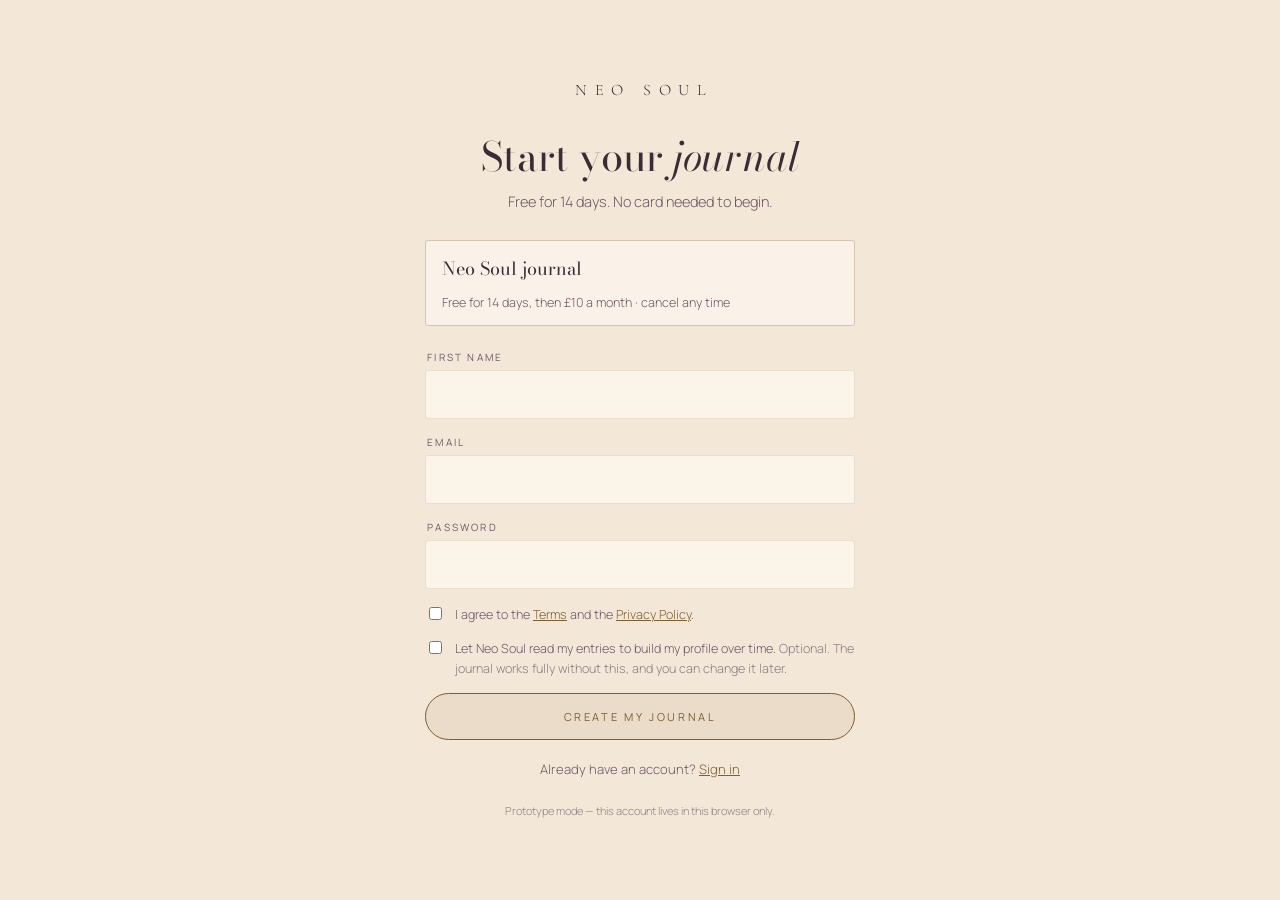
<file: join.html>
<!DOCTYPE html>
<html lang="en">
<head>
<meta charset="utf-8">
<meta name="viewport" content="width=device-width, initial-scale=1, viewport-fit=cover">
<title>Neo Soul — Start your journal</title>
<meta name="robots" content="noindex, nofollow">
<link rel="preconnect" href="https://fonts.googleapis.com">
<link rel="preconnect" href="https://fonts.gstatic.com" crossorigin>
<link href="https://fonts.googleapis.com/css2?family=Bodoni+Moda:ital,opsz,wght@0,6..96,400;1,6..96,400&family=Cormorant:wght@300&family=Manrope:wght@200;300;400;500&display=swap" rel="stylesheet">
<link rel="stylesheet" href="_shared.css">
</head>
<body>
<main class="auth"><div class="box">
  <a href="index.html" class="mark">Neo Soul</a>
  <h1>Start your <em>journal</em></h1>
  <p class="sub">Free for 14 days. No card needed to begin.</p>

  <div class="plan">
    <span class="t">Neo Soul journal</span>
    <span class="p">Free for 14 days, then &pound;10 a month &middot; cancel any time</span>
  </div>

  <p class="err" id="err" hidden></p>

  <form id="form" novalidate>
    <label for="name">First name</label>
    <input id="name" type="text" autocomplete="given-name" required>

    <label for="email">Email</label>
    <input id="email" type="email" autocomplete="email" required>

    <label for="pw">Password</label>
    <input id="pw" type="password" autocomplete="new-password" minlength="8" required>

    <div class="check">
      <input type="checkbox" id="terms" required>
      <label for="terms" style="font:inherit;letter-spacing:0;text-transform:none;color:inherit;padding:0;margin:0">
        I agree to the <a href="#">Terms</a> and the <a href="#">Privacy Policy</a>.</label>
    </div>

    <div class="check">
      <input type="checkbox" id="memory">
      <label for="memory" style="font:inherit;letter-spacing:0;text-transform:none;color:inherit;padding:0;margin:0">
        Let Neo Soul read my entries to build my profile over time.
        <span style="opacity:.75">Optional. The journal works fully without this, and you
        can change it later.</span></label>
    </div>

    <button class="btn" id="go" type="submit">Create my journal</button>
  </form>

  <p class="alt">Already have an account? <a href="signin.html">Sign in</a></p>
  <p class="mode" id="mode"></p>
</div></main>

<script type="module">
import { api, MODE, requireUser } from './neosoul.js';

document.getElementById('mode').textContent = MODE === 'local'
  ? 'Prototype mode — this account lives in this browser only.'
  : '';

// already signed in? go straight through
api.getUser().then(u => { if (u) location.replace('journal.html'); });

const err = document.getElementById('err');
const show = m => { err.textContent = m; err.hidden = false; };

document.getElementById('form').addEventListener('submit', async e => {
  e.preventDefault();
  err.hidden = true;
  const name  = document.getElementById('name').value.trim();
  const email = document.getElementById('email').value.trim().toLowerCase();
  const pw    = document.getElementById('pw').value;
  const terms = document.getElementById('terms').checked;
  const mem   = document.getElementById('memory').checked;

  if (!name)            return show('Please enter your first name.');
  if (!/^\S+@\S+\.\S+$/.test(email)) return show('That email does not look right.');
  if (pw.length < 8)    return show('Passwords need at least 8 characters.');
  if (!terms)           return show('Please accept the Terms and Privacy Policy to continue.');

  const btn = document.getElementById('go');
  btn.disabled = true; btn.textContent = 'Creating…';
  try {
    const user = await api.signUp({ email, password: pw, name });
    await api.putDoc(user.id, 'profile', { name, memory_consent: mem,
                                           memory_consent_at: mem ? new Date().toISOString() : null });
    location.href = 'journal.html?welcome=1';
  } catch (ex) {
    show(ex.message || 'Something went wrong. Please try again.');
    btn.disabled = false; btn.textContent = 'Create my journal';
  }
});
</script>
</body>
</html>
</file>
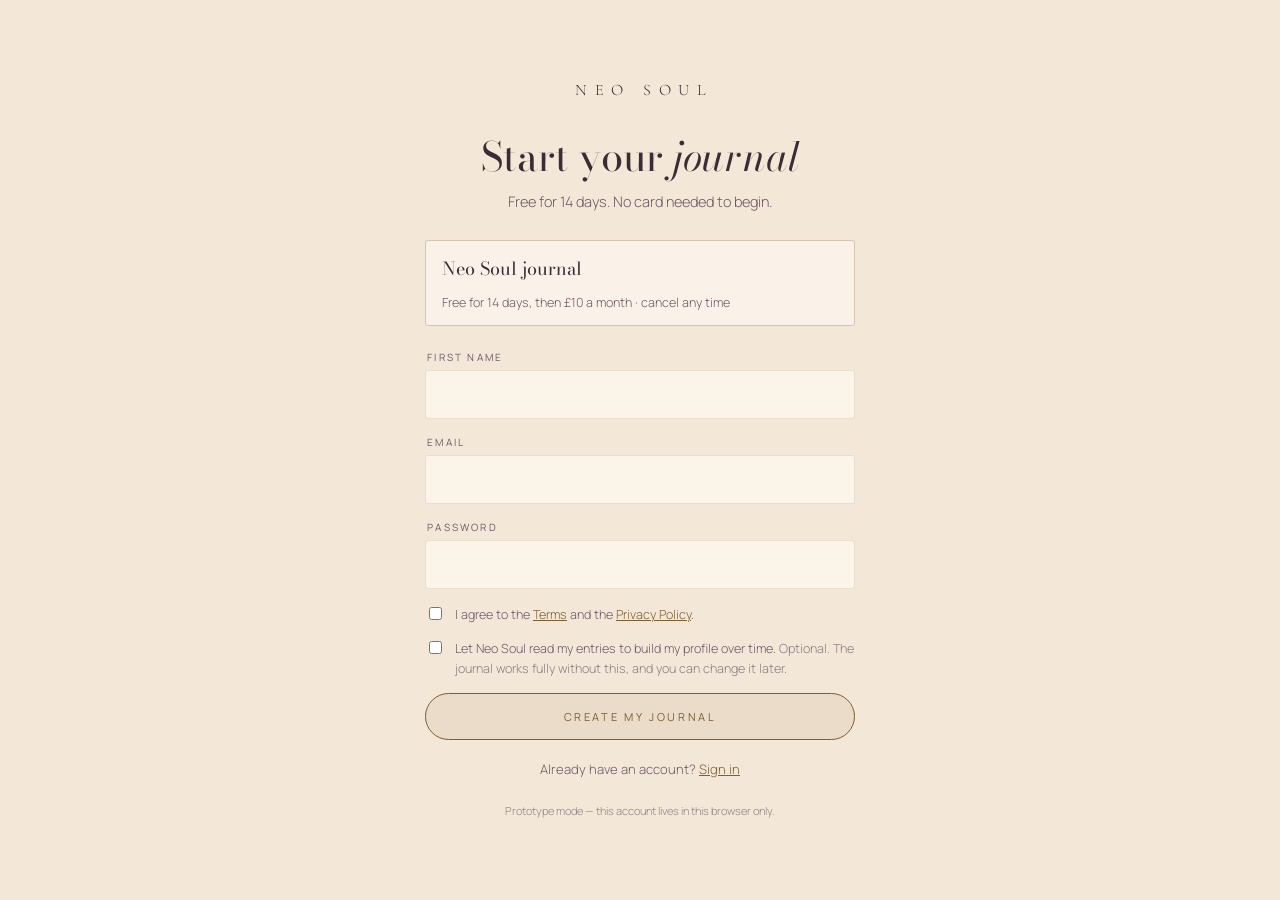
<file: journal.html>
<!DOCTYPE html>
<html lang="en">
<head>
<meta charset="utf-8">
<meta name="viewport" content="width=device-width, initial-scale=1, viewport-fit=cover">
<title>NeoSoul — Journal</title>
<link rel="preconnect" href="https://fonts.googleapis.com">
<link rel="preconnect" href="https://fonts.gstatic.com" crossorigin>
<link href="https://fonts.googleapis.com/css2?family=Bodoni+Moda:ital,opsz,wght@0,6..96,400;1,6..96,400&family=Cormorant:wght@300&family=Manrope:wght@200;300;400;500&display=swap" rel="stylesheet">
<style>
:root{
  --paper:#F3E7D7; --card:#FBF4E8; --line:rgba(126,95,48,.3); --soft:rgba(126,95,48,.14);
  --ink:#3A2C36; --ink2:#6E5867; --gold:#7E5F30; --mauve:#B789A6; --bloom:#2B1D2C;
}
*{box-sizing:border-box}
html{background:var(--paper)}
body{margin:0;background:var(--paper);color:var(--ink);font-family:'Manrope',system-ui,sans-serif;
  -webkit-font-smoothing:antialiased;font-variant-numeric:tabular-nums}
button,input,textarea,select{font-family:inherit}
.shell{max-width:940px;margin:0 auto;padding:0 24px 90px}

.bar{display:flex;align-items:center;justify-content:space-between;padding:20px 0;
  border-bottom:1px solid var(--line)}
.who{font-size:11px;color:var(--ink2);font-weight:300;display:flex;gap:12px;
  align-items:center;margin-left:auto;margin-right:16px}
.who .trial{font-size:9.5px;letter-spacing:.18em;text-transform:uppercase;
  border:1px solid var(--line);border-radius:2px;padding:2px 7px;color:var(--gold)}
.who .trial.over{border-color:rgba(150,69,63,.5);color:#8A4039}
.who button{border:0;background:none;cursor:pointer;color:var(--ink2);font-size:11px;
  letter-spacing:.14em;text-transform:uppercase;opacity:.7;padding:0}
.who button:hover{opacity:1}
.paywall{position:fixed;inset:0;background:rgba(43,29,44,.55);backdrop-filter:blur(3px);
  display:flex;align-items:center;justify-content:center;padding:24px;z-index:50}
.paywall[hidden]{display:none}
.pw-box{background:var(--paper);border:1px solid var(--line);border-radius:4px;
  padding:34px 32px;max-width:400px;text-align:center}
.pw-box h3{font-family:'Bodoni Moda',serif;font-weight:400;font-size:26px;margin:0 0 10px}
.pw-box p{font-size:14px;line-height:1.7;font-weight:300;color:var(--ink2);margin:0 0 22px}
.pw-box .btn{width:100%;padding:14px;border:1px solid var(--gold);border-radius:999px;
  background:rgba(126,95,48,.1);color:var(--gold);cursor:pointer;font-family:inherit;
  font-size:11px;letter-spacing:.24em;text-transform:uppercase}
.mark{font-family:'Cormorant',serif;font-weight:300;font-size:15px;letter-spacing:.44em;
  text-transform:uppercase;padding-left:.44em}
.tabs{display:flex;gap:3px}
.tab{border:0;background:none;cursor:pointer;padding:7px 15px;border-radius:999px;
  font-size:11px;letter-spacing:.2em;text-transform:uppercase;color:var(--ink2)}
.tab[aria-selected="true"]{background:rgba(126,95,48,.11);color:var(--ink)}
.tab:focus-visible{outline:2px solid var(--gold);outline-offset:2px}
.panel[hidden]{display:none}

h2{font-family:'Bodoni Moda',serif;font-weight:400;font-size:clamp(24px,3vw,34px);margin:0 0 4px}
.lab{font-size:10.5px;letter-spacing:.28em;text-transform:uppercase;color:var(--gold);
  margin:0 0 12px;padding-left:.28em;font-weight:500}

/* ---- date nav ---- */
.datenav{display:flex;align-items:center;justify-content:space-between;gap:14px;
  padding:26px 0 8px}
.nav-btn{border:1px solid var(--line);background:none;cursor:pointer;width:34px;height:34px;
  border-radius:999px;color:var(--ink2);font-size:15px;line-height:1}
.nav-btn:disabled{opacity:.3;cursor:default}
.nav-btn:hover:not(:disabled){background:rgba(126,95,48,.08)}
.today-btn{border:1px solid var(--line);background:none;cursor:pointer;padding:7px 15px;
  border-radius:999px;font-size:10.5px;letter-spacing:.2em;text-transform:uppercase;color:var(--gold)}

/* ---- moon strip ---- */
.strip{display:flex;align-items:center;gap:14px;padding:14px 18px;margin:14px 0 0;
  background:var(--card);border:1px solid var(--soft);border-radius:3px;font-size:13px;
  color:var(--ink2);font-weight:300;flex-wrap:wrap}
.disc{width:26px;height:26px;border-radius:50%;flex:0 0 auto;
  border:1px solid rgba(126,95,48,.35)}
.strip b{color:var(--ink);font-weight:500}
.kw{font-size:9.5px;letter-spacing:.2em;border:1px solid var(--line);border-radius:2px;
  padding:2px 7px;color:var(--gold)}

.reflect{margin:16px 0 0;padding:18px 20px;border:1px solid var(--soft);border-radius:3px;
  background:rgba(255,252,246,.45)}
.r-head{display:flex;align-items:baseline;gap:12px;flex-wrap:wrap;margin-bottom:10px}
.r-name{font-family:'Bodoni Moda',serif;font-size:18px}
.r-theme{font-size:10.5px;letter-spacing:.16em;text-transform:uppercase;color:var(--gold)}
.r-q{margin:0 0 12px;font-family:'Bodoni Moda',serif;font-style:italic;
  font-size:clamp(16px,1.7vw,20px);line-height:1.42;color:var(--ink)}
.r-more{display:flex;gap:26px;flex-wrap:wrap;font-size:12.5px;line-height:1.6;
  font-weight:300;color:var(--ink2)}
.r-more b{font-weight:500;font-size:9.5px;letter-spacing:.18em;text-transform:uppercase;
  color:var(--ink2);opacity:.75;margin-right:5px}
/* ---- guidance ---- */
.guide{margin:16px 0 0;padding:18px 20px;border-left:1px solid var(--line);
  background:linear-gradient(96deg,rgba(255,252,246,.7),rgba(251,244,232,.35))}
.guide p{margin:0;font-family:'Bodoni Moda',serif;font-style:italic;
  font-size:clamp(16px,1.7vw,20px);line-height:1.45}
.guide .src{margin-top:8px;font-family:'Manrope';font-style:normal;font-size:10.5px;
  letter-spacing:.16em;text-transform:uppercase;color:var(--ink2);opacity:.65}

/* ---- scales ---- */
.scales{display:grid;grid-template-columns:1fr 1fr;gap:26px;margin:24px 0 0}
.scale .lab{margin-bottom:9px}
.dots{display:flex;gap:8px}
.dot{width:26px;height:26px;border-radius:50%;border:1px solid var(--line);background:none;
  cursor:pointer;color:var(--ink2);font-size:11px;line-height:1}
.dot[aria-pressed="true"]{background:var(--gold);border-color:var(--gold);color:#FBF4E8}
.dot:focus-visible{outline:2px solid var(--gold);outline-offset:2px}
.clear{border:0;background:none;cursor:pointer;font-size:10.5px;color:var(--ink2);
  opacity:.6;padding:4px 0;margin-top:6px;letter-spacing:.1em}

/* ---- writing ---- */
textarea{width:100%;min-height:230px;resize:vertical;padding:18px 20px;margin-top:22px;
  background:var(--card);border:1px solid var(--soft);border-radius:3px;color:var(--ink);
  font-size:15.5px;line-height:1.85;font-weight:300}
textarea:focus{outline:none;border-color:var(--line);background:#FDF8EE}
textarea::placeholder{color:var(--ink2);opacity:.45}
.footrow{display:flex;justify-content:space-between;gap:14px;margin-top:10px;
  font-size:11.5px;color:var(--ink2);font-weight:300}
.saved{opacity:0;transition:opacity .4s}.saved.on{opacity:.85}

/* ---- moon panel ---- */
.mgrid{display:grid;grid-template-columns:repeat(7,1fr);gap:5px;margin-top:20px}
.mhead{font-size:9.5px;letter-spacing:.14em;text-transform:uppercase;color:var(--ink2);
  opacity:.6;text-align:center;padding-bottom:6px}
.day{aspect-ratio:1;border:1px solid var(--soft);border-radius:3px;background:none;
  cursor:pointer;display:flex;flex-direction:column;align-items:center;justify-content:center;
  gap:4px;padding:4px;color:var(--ink2);font-size:12px;position:relative}
.day:hover{background:rgba(126,95,48,.06)}
.day.out{opacity:.28;cursor:default}
.day.today{border-color:var(--gold);border-width:1.5px}
.day .d{font-size:12.5px;color:var(--ink)}
.day .md{width:15px;height:15px;border-radius:50%;border:1px solid rgba(126,95,48,.3)}
.day .has{position:absolute;bottom:5px;width:4px;height:4px;border-radius:50%;background:var(--gold)}
.day.evt{background:rgba(183,137,166,.12)}
.mnav{display:flex;align-items:center;justify-content:space-between;margin-top:22px}

.block{margin-top:30px;border-top:1px solid var(--line);padding-top:20px}
.block h3{font-size:10.5px;letter-spacing:.26em;text-transform:uppercase;color:var(--gold);
  margin:0 0 12px;padding-left:.26em;font-weight:500}
.block p{margin:0 0 10px;font-size:14.5px;line-height:1.75;font-weight:300;color:var(--ink2)}
.q{font-family:'Bodoni Moda',serif;font-style:italic;font-size:17px;color:var(--ink);
  padding-left:14px;border-left:1px solid var(--line)}
.hist-item{padding:11px 0;border-bottom:1px solid var(--soft)}
.hist-when{font-size:10.5px;letter-spacing:.18em;text-transform:uppercase;color:var(--ink2);
  opacity:.75;margin:0 0 4px}

/* ---- ME ---- */
.prof{display:grid;grid-template-columns:repeat(auto-fit,minmax(190px,1fr));gap:12px;margin-top:18px}
.field{border:1px solid var(--soft);border-radius:3px;padding:12px 14px;background:rgba(255,252,246,.5)}
.field label{display:block;font-size:9.5px;letter-spacing:.2em;text-transform:uppercase;
  color:var(--ink2);opacity:.7;margin-bottom:5px}
.field input{width:100%;border:0;background:none;font-size:14.5px;color:var(--ink);
  font-weight:300;padding:0}
.field input:focus{outline:none}

.mem{border:1px solid var(--soft);border-radius:3px;padding:14px 16px;margin-bottom:10px;
  background:rgba(255,252,246,.45)}
.mem-top{display:flex;align-items:baseline;gap:10px;flex-wrap:wrap;margin-bottom:6px}
.mem-type{font-size:9.5px;letter-spacing:.18em;text-transform:uppercase;color:var(--gold)}
.mem-conf{font-size:9.5px;letter-spacing:.14em;text-transform:uppercase;padding:1px 6px;
  border-radius:2px;border:1px solid var(--soft);color:var(--ink2)}
.mem-conf.high{border-color:rgba(62,107,79,.5);color:#3E6B4F}
.mem-title{font-size:15px;color:var(--ink);font-weight:400;margin:0}
.mem-src{margin:8px 0 0;font-size:12.5px;line-height:1.6;color:var(--ink2);font-weight:300;
  font-style:italic;opacity:.85}
.mem-acts{display:flex;gap:8px;margin-top:10px}
.mini{border:1px solid var(--line);background:none;cursor:pointer;padding:4px 11px;
  border-radius:999px;font-size:10px;letter-spacing:.14em;text-transform:uppercase;color:var(--ink2)}
.mini:hover{background:rgba(126,95,48,.08)}
.mem.confirmed{border-color:rgba(62,107,79,.35);background:rgba(207,224,218,.18)}

.note{font-size:12px;line-height:1.65;color:var(--ink2);font-weight:300;opacity:.8;
  border:1px dashed var(--line);border-radius:3px;padding:12px 14px;margin-top:18px}
.empty{padding:44px 0;text-align:center;color:var(--ink2);font-weight:300;font-size:14.5px;line-height:1.7}
.empty b{display:block;font-family:'Bodoni Moda',serif;font-style:italic;font-size:20px;
  color:var(--ink);font-weight:400;margin-bottom:8px}

@media (max-width:700px){
  .shell{padding:0 16px 70px}
  .tab{padding:7px 10px;letter-spacing:.12em}
  .scales{grid-template-columns:1fr;gap:18px}
  .datenav{flex-wrap:wrap}
}
@media (prefers-reduced-motion:reduce){*{transition:none!important}}
</style>
</head>
<body>
<div class="shell">

  <div class="bar">
    <span class="mark">Neo Soul</span>
    <span class="who" id="who"></span>
    <div class="tabs" role="tablist">
      <button class="tab" role="tab" aria-selected="true"  data-p="today">Today</button>
      <button class="tab" role="tab" aria-selected="false" data-p="moon">Moon</button>
      <button class="tab" role="tab" aria-selected="false" data-p="me">Me</button>
    </div>
  </div>

  <!-- ══════════ TODAY ══════════ -->
  <section class="panel" id="today">
    <div class="datenav">
      <div>
        <p class="lab" id="tLab">Today</p>
        <h2 id="tDate">—</h2>
      </div>
      <div style="display:flex;gap:8px;align-items:center">
        <button class="nav-btn" id="prevDay" aria-label="Previous day">&larr;</button>
        <button class="today-btn" id="jumpToday">Today</button>
        <button class="nav-btn" id="nextDay" aria-label="Next day">&rarr;</button>
      </div>
    </div>

    <div class="strip" id="tMoon"></div>

    <div class="guide">
      <p id="gText">—</p>
      <p class="src" id="gSrc"></p>
    </div>

    <div class="reflect" id="reflect">
      <div class="r-head"><span class="r-name" id="rName"></span>
        <span class="r-theme" id="rTheme"></span></div>
      <p class="r-q" id="rQ"></p>
      <div class="r-more">
        <span><b>Shadow</b> <span id="rShadow"></span></span>
        <span><b>One step</b> <span id="rAction"></span></span>
      </div>
    </div>

    <div class="scales">
      <div class="scale"><p class="lab">Mood</p><div class="dots" id="moodDots"></div>
        <button class="clear" data-clear="mood">clear</button></div>
      <div class="scale"><p class="lab">Energy</p><div class="dots" id="energyDots"></div>
        <button class="clear" data-clear="energy">clear</button></div>
    </div>

    <textarea id="note" placeholder="Write as much or as little as you like."></textarea>
    <div class="footrow"><span id="count"></span><span class="saved" id="saved">Saved</span></div>
  </section>

  <!-- ══════════ MOON ══════════ -->
  <section class="panel" id="moon" hidden>
    <div class="mnav">
      <div><p class="lab">Lunar calendar</p><h2 id="mTitle">—</h2></div>
      <div style="display:flex;gap:8px">
        <button class="nav-btn" id="prevMonth" aria-label="Previous month">&larr;</button>
        <button class="nav-btn" id="nextMonth" aria-label="Next month">&rarr;</button>
      </div>
    </div>
    <div class="mgrid" id="mHead"></div>
    <div class="mgrid" id="mGrid"></div>

    <div class="block" id="reflectBlock">
      <h3 id="rTitle">Personal reflection</h3>
      <p id="rInsight"></p>
      <p id="rNotice"></p>
      <p class="q" id="rQuestion"></p>
    </div>

    <div class="block" id="histBlock">
      <h3 id="hTitle">Last full moon</h3>
      <div id="hList"></div>
    </div>
  </section>

  <!-- ══════════ ME ══════════ -->
  <section class="panel" id="me" hidden>
    <p class="lab">Static profile</p>
    <h2>What you told us</h2>
    <div class="prof" id="profGrid"></div>

    <div class="block">
      <h3>Dynamic profile — what NeoSoul noticed</h3>
      <div id="memList"></div>
      <p class="note" id="memNote"></p>
    </div>
  </section>

</div>

<div class="paywall" id="paywall" hidden>
  <div class="pw-box">
    <h3>Your free 14 days are up</h3>
    <p>Everything you have written is safe and still here. Continue for &pound;10 a month,
       cancel any time.</p>
    <button class="btn" id="pwGo">Continue for &pound;10 a month</button>
  </div>
</div>

<script type="module">
/* ═══════════ lunar data: 248 precomputed events, 2026–2035 ═══════════ */
const DECK = [{"id":"M00","name":"The Fool","group":"Major Arcana","line":"Begin before the whole path appears.","theme":"fresh start; openness; calculated risk","shadow":"Confusing freedom with carelessness","question":"Is this freedom, or am I avoiding something?","action":"Take one reversible first step","love":"Make a low-pressure introduction","work":"Test a small idea before committing","symbols":"white dog, cliff, travel bundle, white rose, young traveller at sunrise"},{"id":"M01","name":"The Magician","group":"Major Arcana","line":"Turn what you have into what you need.","theme":"resourcefulness; skill; intention","shadow":"Manipulation or scattered intention","question":"What do I actually intend here — and have I said it?","action":"List three resources and use one today","love":"State what you can genuinely offer","work":"Combine the tools already available","symbols":"one wand, cup, sword and pentacle on an alchemist table, one hand raised one lowered, infinity light"},{"id":"M02","name":"The High Priestess","group":"Major Arcana","line":"Let quiet reveal what urgency conceals.","theme":"intuition; privacy; hidden information","shadow":"Silence mistaken for proof","question":"What do I already know but have not admitted knowing?","action":"Separate a hunch from an observed fact","love":"Allow space, then ask rather than assume","work":"Gather missing information quietly","symbols":"moon, veiled scroll, two contrasting pillars, pomegranate veil, serene woman"},{"id":"M03","name":"The Empress","group":"Major Arcana","line":"Give your idea the care that helps it grow.","theme":"nurture; creativity; growth","shadow":"Overgiving or smothering","question":"What am I growing, and am I letting it take its own time?","action":"Tend one neglected need","love":"Offer care that respects autonomy","work":"Protect time and resources for growth","symbols":"woman in living wheat garden, twelve-star crown, Venus pendant"},{"id":"M04","name":"The Emperor","group":"Major Arcana","line":"Build boundaries that protect what matters.","theme":"structure; authority; responsibility","shadow":"Control that blocks flexibility","question":"Where am I holding order, and where is it holding me?","action":"Write one clear operating rule","love":"Clarify a boundary kindly","work":"Define ownership and responsibilities","symbols":"male ruler, four ram carvings, stone seat, mountain, orb and sceptre"},{"id":"M05","name":"The Hierophant","group":"Major Arcana","line":"Choose consciously what you inherit.","theme":"tradition; learning; shared values","shadow":"Following convention without choice","question":"Whose rule am I following, and did I ever choose it?","action":"Question one rule and keep what helps","love":"Discuss inherited relationship expectations","work":"Find a teacher or tested practice","symbols":"teacher and two learners, crossed keys, woven ceremonial cloth"},{"id":"M06","name":"The Lovers","group":"Major Arcana","line":"Let your choices reflect your deepest values.","theme":"values; union; meaningful choice","shadow":"Choosing approval over integrity","question":"What am I really choosing between?","action":"Name the value behind a decision","love":"Check alignment as well as attraction","work":"Choose partners whose values fit yours","symbols":"adult couple beneath angel, separate fruit and flame trees, mountain"},{"id":"M07","name":"The Chariot","group":"Major Arcana","line":"Give your determination a clear direction.","theme":"direction; will; coordination","shadow":"Speed without direction","question":"I have momentum — but do I still want where it leads?","action":"Choose one destination for this week","love":"Move deliberately without forcing closeness","work":"Coordinate competing priorities","symbols":"driver with star canopy, black and white sphinxes, chariot, bright city"},{"id":"M08","name":"Strength","group":"Major Arcana","line":"Meet intensity with steady kindness.","theme":"courage; patience; self-regulation","shadow":"Suppression disguised as calm","question":"Where would the gentler response actually be the stronger one?","action":"Pause before a difficult reply","love":"Stay kind while holding a boundary","work":"Respond firmly without escalation","symbols":"woman gently resting hands on lion jaw, infinity, flowers"},{"id":"M09","name":"The Hermit","group":"Major Arcana","line":"Step back until your own voice becomes clear.","theme":"solitude; guidance; discernment","shadow":"Withdrawal that avoids connection","question":"What becomes clearer when no one else is in the room?","action":"Spend ten quiet minutes writing","love":"Ask for reflective time clearly","work":"Step away from noise to review","symbols":"older man on snowy mountain carrying six-point-star lantern and staff"},{"id":"M10","name":"Wheel of Fortune","group":"Major Arcana","line":"Find your agency inside the changing cycle.","theme":"change; cycles; uncertainty","shadow":"Passivity or trying to control everything","question":"What here is genuinely mine to turn?","action":"Write one contingency plan","love":"Notice changing patterns without blaming fate","work":"Prepare for factors outside your control","symbols":"floating wheel with four winged creatures and open books among bright clouds"},{"id":"M11","name":"Justice","group":"Major Arcana","line":"Look honestly at both action and consequence.","theme":"fairness; accountability; evidence","shadow":"Self-justification or harsh judgement","question":"What am I leaving out of the account?","action":"Correct one imbalance you can influence","love":"Consider both contributions and consequences","work":"Check facts and agreements","symbols":"woman holding upright sword and balanced scales, red cloth, two pillars"},{"id":"M12","name":"The Hanged Man","group":"Major Arcana","line":"A different view may change the question.","theme":"pause; surrender; new perspective","shadow":"Waiting with no purpose","question":"What if nothing moves today — what does the waiting show me?","action":"Describe the issue from another viewpoint","love":"Stop pushing for an immediate answer","work":"Reframe a stalled problem","symbols":"calm man suspended by one ankle from living tree, bent other leg, halo, no injury"},{"id":"M13","name":"Death","group":"Major Arcana","line":"Let an ending make room for another beginning.","theme":"ending; transition; release","shadow":"Holding on only because of past investment","question":"What has already ended that I am still describing as ongoing?","action":"Close one unfinished chapter practically","love":"Accept changed circumstances without predicting loss","work":"Retire what no longer serves the work","symbols":"white horse and symbolic armoured skeleton, black flag with white flower, sunrise between towers, no gore"},{"id":"M14","name":"Temperance","group":"Major Arcana","line":"Find the proportion that lets both parts thrive.","theme":"balance; integration; moderation","shadow":"Extremes or forced compromise","question":"Which extreme am I defending, and what would the mixture cost?","action":"Make one small proportional adjustment","love":"Find a pace both can sustain","work":"Adjust the mix of effort and recovery","symbols":"winged figure pouring between two cups, one foot water one land, iris flowers"},{"id":"M15","name":"The Devil","group":"Major Arcana","line":"Notice where desire has become a bargain.","theme":"attachment; temptation; constrained choice","shadow":"Denial of an unhealthy bargain","question":"What do I call impossible to leave that is only a habit?","action":"Identify one choice you still retain","love":"Notice dependency without assigning blame","work":"Review the hidden cost of a reward","symbols":"two adults with loose removable chains, horned symbolic shadow, visible freedom, tasteful clothed"},{"id":"M16","name":"The Tower","group":"Major Arcana","line":"Rebuild around the truth that has emerged.","theme":"disruption; revelation; unstable structure","shadow":"Rebuilding the same weak foundation","question":"What am I about to rebuild exactly as it was?","action":"Stabilise one practical thing first","love":"Face a revealed problem honestly","work":"Reassess a failed assumption","symbols":"lightning opens stone tower, falling crown, storm clearing, no injured people"},{"id":"M17","name":"The Star","group":"Major Arcana","line":"Give hope one small place to take root.","theme":"hope; renewal; openness","shadow":"Hope replacing practical care","question":"Where could hope go if I gave it one small place?","action":"Choose one nourishing action","love":"Let trust return through small evidence","work":"Invest in a realistic recovery step","symbols":"woman in flowing gown beside pool, two water vessels, large star and seven smaller stars"},{"id":"M18","name":"The Moon","group":"Major Arcana","line":"Separate what you sense from what you know.","theme":"uncertainty; imagination; projection","shadow":"Treating anxiety as evidence","question":"What am I filling in because I cannot see it clearly?","action":"Write what is known and unknown separately","love":"Ask directly instead of reading hidden motives","work":"Verify unclear information","symbols":"dog and wolf, crayfish emerging, winding path between towers, luminous moon"},{"id":"M19","name":"The Sun","group":"Major Arcana","line":"Allow yourself to receive what is already good.","theme":"joy; clarity; vitality","shadow":"Pressure to stay positive","question":"What is simply good here that I keep looking behind?","action":"Name and enjoy one real good thing","love":"Enjoy connection without testing it","work":"Share a clear success","symbols":"joyful child riding white horse safely, sunflowers, red banner, sun"},{"id":"M20","name":"Judgement","group":"Major Arcana","line":"Answer the call you can no longer ignore.","theme":"awakening; review; response","shadow":"Self-condemnation instead of learning","question":"What am I ready to answer honestly, without defending it?","action":"Make one overdue decision thoughtfully","love":"Respond to what past experience taught you","work":"Use feedback to change course","symbols":"angel trumpet, people rising from open symbolic stone chambers into light, renewal"},{"id":"M21","name":"The World","group":"Major Arcana","line":"Honour what is complete before beginning again.","theme":"completion; integration; belonging","shadow":"Rushing past completion","question":"What is finishing, and am I letting it finish?","action":"Record what you learned","love":"Acknowledge a shared milestone","work":"Document and close a completed project","symbols":"dancer clothed in silk within laurel oval, two batons, four corner creatures"},{"id":"W01","name":"Ace of Wands","group":"Wands","line":"Give the spark somewhere real to land.","theme":"inspiration; potential","shadow":"Chasing every spark","question":"What wants starting before I have the whole plan?","action":"Start a ten-minute experiment","love":"Invite a fresh shared experience","work":"Prototype the idea","symbols":"hand holding one budding wand above sunlit valley"},{"id":"W02","name":"Two of Wands","group":"Wands","line":"Choose a direction beyond familiar ground.","theme":"planning; horizons","shadow":"Planning forever","question":"What am I deciding from the map instead of the ground?","action":"Choose a next milestone","love":"Discuss where the connection is heading","work":"Compare two realistic directions","symbols":"person with globe at parapet, two wands, sea"},{"id":"W03","name":"Three of Wands","group":"Wands","line":"Make space for what your effort brings back.","theme":"expansion; anticipation","shadow":"Expecting results without groundwork","question":"What have I set in motion that I now have to wait out?","action":"Make one useful follow-up","love":"Allow room for independent growth","work":"Follow up on work already sent out","symbols":"three wands, observer watching three distant ships"},{"id":"W04","name":"Four of Wands","group":"Wands","line":"Pause to celebrate the home you are building.","theme":"celebration; stability","shadow":"Appearance of harmony","question":"What is stable enough to be enjoyed rather than guarded?","action":"Celebrate a concrete milestone","love":"Mark a shared moment","work":"Recognise team progress","symbols":"four wands supporting flower garland, dancers"},{"id":"W05","name":"Five of Wands","group":"Wands","line":"Let disagreement sharpen the work, not the wound.","theme":"friction; competition","shadow":"Unproductive conflict","question":"Is this friction useful, or am I just in the room?","action":"Agree on the question being debated","love":"Distinguish disagreement from rejection","work":"Clarify competing goals","symbols":"five people practising with five wooden staffs, playful contest"},{"id":"W06","name":"Six of Wands","group":"Wands","line":"Receive recognition without losing your direction.","theme":"recognition; confidence","shadow":"Dependence on applause","question":"What am I being seen for, and is it what I value?","action":"Name a contribution publicly where appropriate","love":"Appreciate a partner sincerely","work":"Accept credit and share it fairly","symbols":"rider with laurel crown and six wands in celebratory procession"},{"id":"W07","name":"Seven of Wands","group":"Wands","line":"Protect your position without fighting every voice.","theme":"conviction; defence","shadow":"Fighting every challenge","question":"What am I defending, and does it still need defending?","action":"Say one clear, calm no","love":"Protect a stated boundary","work":"Defend the priority that matters","symbols":"person on hill holds one staff against six below"},{"id":"W08","name":"Eight of Wands","group":"Wands","line":"Be ready to act when movement arrives.","theme":"momentum; communication","shadow":"Haste","question":"What is moving faster than my attention?","action":"Respond to a pending message","love":"Communicate promptly and clearly","work":"Prepare for quick developments","symbols":"exactly eight flying wooden wands over clear river, no people"},{"id":"W09","name":"Nine of Wands","group":"Wands","line":"Protect your energy without closing every door.","theme":"resilience; caution","shadow":"Hypervigilance","question":"I am tired — is this protection, or is it a wall?","action":"Plan a realistic recovery break","love":"Let experience inform rather than wall off trust","work":"Protect capacity after sustained effort","symbols":"weary clothed guardian with one wand and eight planted behind"},{"id":"W10","name":"Ten of Wands","group":"Wands","line":"Ask which burdens are truly yours to carry.","theme":"burden; overcommitment","shadow":"Martyrdom","question":"What am I carrying that was never assigned to me?","action":"Drop one unnecessary obligation","love":"Review unequal emotional labour","work":"Delegate or remove a task","symbols":"person carrying ten wooden wands toward village"},{"id":"W11","name":"Page of Wands","group":"Wands","line":"Follow curiosity far enough to learn something.","theme":"discovery; enthusiasm","shadow":"Enthusiasm without follow-through","question":"What am I curious about before I am good at it?","action":"Ask one beginner question","love":"Bring curiosity to a conversation","work":"Learn through a small trial","symbols":"young adult examining budding staff in desert"},{"id":"W12","name":"Knight of Wands","group":"Wands","line":"Give your passion a pace it can sustain.","theme":"adventure; impulsiveness","shadow":"Recklessness","question":"Where is my energy aimed, and did I aim it?","action":"Finish one step before the next","love":"Balance excitement with consistency","work":"Channel energy into a defined goal","symbols":"energetic male rider and wand, orange desert, salamander embroidery"},{"id":"W13","name":"Queen of Wands","group":"Wands","line":"Let warmth and confidence share the same seat.","theme":"warmth; independence","shadow":"Confidence becoming performance","question":"What do I bring into a room without trying?","action":"Show one piece of your work","love":"Be visible without seeking permission","work":"Encourage others while trusting your skill","symbols":"confident woman with wand, sunflower and black cat"},{"id":"W14","name":"King of Wands","group":"Wands","line":"Lead with a vision others can grow within.","theme":"vision; leadership","shadow":"Domination","question":"What am I leading, and am I doing it or just holding it?","action":"Explain why the goal matters","love":"Discuss a shared direction","work":"Lead with clear purpose","symbols":"mature male leader, living wand, lion and salamander motifs"},{"id":"C01","name":"Ace of Cups","group":"Cups","line":"Let yourself be touched by a new beginning.","theme":"emotional opening; receptivity","shadow":"Overflow without boundaries","question":"What am I being offered that I have not accepted?","action":"Name what you feel","love":"Notice a new feeling without promising an outcome","work":"Welcome an inspiring collaboration","symbols":"single overflowing cup, dove, five water streams, lotus"},{"id":"C02","name":"Two of Cups","group":"Cups","line":"Notice what each person brings to the connection.","theme":"reciprocity; partnership","shadow":"One-sided giving","question":"What is each of us actually bringing?","action":"Make one balanced invitation","love":"Look for mutual effort","work":"Clarify each partner's contribution","symbols":"man and woman exchange two cups, caduceus and winged lion motif"},{"id":"C03","name":"Three of Cups","group":"Cups","line":"Make room for joy that is shared.","theme":"friendship; community","shadow":"Exclusion or excess","question":"Who have I not told, and why not?","action":"Arrange a small shared joy","love":"Seek supportive shared time","work":"Connect with trusted colleagues","symbols":"three friends raising three cups in fruit orchard"},{"id":"C04","name":"Four of Cups","group":"Cups","line":"Look again at the offer you almost missed.","theme":"disengagement; reconsideration","shadow":"Refusing everything automatically","question":"What is in front of me that I have stopped seeing?","action":"Look again at one offer","love":"Notice whether you are emotionally available","work":"Review an overlooked option","symbols":"seated person, three cups before them and fourth offered from cloud"},{"id":"C05","name":"Five of Cups","group":"Cups","line":"Grieve what spilled; notice what remains.","theme":"grief; disappointment","shadow":"Fixating only on loss","question":"What remains, once I have finished counting the loss?","action":"Name one loss and one remaining resource","love":"Make room for hurt and remaining support","work":"Learn from a setback","symbols":"three spilled cups, two upright behind figure, bridge"},{"id":"C06","name":"Six of Cups","group":"Cups","line":"Receive the memory without moving back into it.","theme":"memory; kindness; roots","shadow":"Idealising the past","question":"What am I visiting in the past, and what am I avoiding now?","action":"Offer a simple kindness","love":"Notice how the past colours expectations","work":"Reuse a helpful earlier lesson","symbols":"two children in safe sunny courtyard, six flower-filled cups"},{"id":"C07","name":"Seven of Cups","group":"Cups","line":"Choose the possibility you can bring into reality.","theme":"options; fantasy; discernment","shadow":"Wishful thinking","question":"Which of these options is real?","action":"Compare two options using evidence","love":"Separate imagined potential from behaviour","work":"Check feasibility of attractive options","symbols":"seven cups each with distinct symbolic vision above cloud"},{"id":"C08","name":"Eight of Cups","group":"Cups","line":"Leave room for a life beyond what is familiar.","theme":"departure; seeking depth","shadow":"Leaving to avoid every difficulty","question":"What am I leaving, and am I calling it something else?","action":"Name what would make staying worthwhile","love":"Consider whether needs are being met","work":"Review work that feels depleted","symbols":"traveller leaving eight stacked cups toward moonlit mountain"},{"id":"C09","name":"Nine of Cups","group":"Cups","line":"Enjoy enough without asking it to become everything.","theme":"contentment; satisfaction","shadow":"Complacency","question":"What did I want, and does having it feel like I expected?","action":"Define enough for today","love":"Enjoy closeness without demanding perfection","work":"Acknowledge a goal achieved","symbols":"content person beside nine cups, abundant simple meal"},{"id":"C10","name":"Ten of Cups","group":"Cups","line":"Build belonging through the way you live together.","theme":"belonging; shared fulfilment","shadow":"Idealising the perfect family","question":"What is good here that I am postponing noticing?","action":"Create a small shared ritual","love":"Build everyday emotional safety","work":"Align success with life beyond work","symbols":"family below rainbow containing ten cups, home and river"},{"id":"C11","name":"Page of Cups","group":"Cups","line":"Listen for the feeling behind the surprise.","theme":"sensitivity; surprise","shadow":"Emotional naivety","question":"What am I feeling before I explain it away?","action":"Write a feeling in plain words","love":"Express a feeling gently","work":"Stay open to unexpected ideas","symbols":"young adult holding cup containing curious fish"},{"id":"C12","name":"Knight of Cups","group":"Cups","line":"Let sincere feeling become a thoughtful gesture.","theme":"romance; invitation; ideals","shadow":"Promises without action","question":"Is this an invitation, or a performance of one?","action":"Offer one genuine invitation","love":"Match a thoughtful gesture with sincerity","work":"Make a considered creative proposal","symbols":"male knight on calm white horse offering cup"},{"id":"C13","name":"Queen of Cups","group":"Cups","line":"Hold your feelings with care and clear edges.","theme":"empathy; emotional awareness","shadow":"Porous boundaries","question":"Whose feeling am I holding, and is it mine to hold?","action":"Ask what support is actually wanted","love":"Listen without absorbing everything","work":"Notice emotional dynamics at work","symbols":"woman with ornate closed cup on shore, calm water"},{"id":"C14","name":"King of Cups","group":"Cups","line":"Stay present without being swept away.","theme":"emotional steadiness; diplomacy","shadow":"Detachment presented as maturity","question":"Can I stay steady without going cold?","action":"Respond after settling yourself","love":"Remain present during strong feelings","work":"Handle tension calmly","symbols":"man on seat above ocean, cup and sceptre, ship and fish"},{"id":"S01","name":"Ace of Swords","group":"Swords","line":"Name the truth that brings the picture into focus.","theme":"clarity; breakthrough","shadow":"Sharpness without care","question":"What is the honest version, before I soften it?","action":"Write a clear one-sentence statement","love":"Say the essential truth respectfully","work":"Define the actual problem","symbols":"single upright sword through crown, olive and palm"},{"id":"S02","name":"Two of Swords","group":"Swords","line":"Notice the choice that waiting cannot remove.","theme":"indecision; avoidance","shadow":"Stalemate","question":"What am I refusing to look at by refusing to choose?","action":"Set a reasonable decision point","love":"Discuss the choice being postponed","work":"Collect the missing deciding fact","symbols":"blindfolded seated woman holding two crossed swords, sea moon"},{"id":"S03","name":"Three of Swords","group":"Swords","line":"Let the hurt be named before it becomes your story.","theme":"heartache; difficult truth","shadow":"Turning pain into identity","question":"What is the hurt, plainly, before it becomes a story?","action":"Tell a trusted person what hurts","love":"Name the hurt without inventing motives","work":"Address disappointing feedback","symbols":"sculptural red glass heart with three swords through it, rain, no body"},{"id":"S04","name":"Four of Swords","group":"Swords","line":"Rest before you ask yourself for another answer.","theme":"rest; recovery","shadow":"Avoidance","question":"What would stopping actually cost me?","action":"Take a genuine quiet break","love":"Ask for a pause with a return point","work":"Protect recovery time","symbols":"peaceful reclining stone figure, three swords above one below"},{"id":"S05","name":"Five of Swords","group":"Swords","line":"Ask what winning this conflict would cost.","theme":"conflict; costly victory","shadow":"Humiliation","question":"What am I winning, and what does winning cost here?","action":"Choose one de-escalating action","love":"Ask whether being right helps the relationship","work":"Review the cost of a win","symbols":"one person gathering three swords, two on ground, two figures departing"},{"id":"S06","name":"Six of Swords","group":"Swords","line":"Allow support to carry you toward calmer ground.","theme":"transition; support","shadow":"Expecting change to erase all feelings","question":"What am I taking with me that I should leave?","action":"Identify one source of support","love":"Accept help during change","work":"Plan a manageable transition","symbols":"boat with six swords, ferryman and two passengers, smooth water"},{"id":"S07","name":"Seven of Swords","group":"Swords","line":"Choose a strategy you can stand behind.","theme":"strategy; discretion","shadow":"Deception","question":"What am I handling indirectly that I could say straight?","action":"Choose a transparent strategy","love":"Be honest about what you are withholding","work":"Check the ethics of a shortcut","symbols":"person carrying five swords leaving two, campsite"},{"id":"S08","name":"Eight of Swords","group":"Swords","line":"Test the limit before accepting it as permanent.","theme":"restriction; perspective","shadow":"Learned helplessness","question":"Which of these walls did I build?","action":"Try one safe reversible option","love":"Notice assumptions limiting your choices","work":"Test an apparent constraint","symbols":"loosely bound blindfolded woman in clearing of eight swords, open path"},{"id":"S09","name":"Nine of Swords","group":"Swords","line":"Bring the fear into daylight and conversation.","theme":"worry; rumination","shadow":"Catastrophising","question":"Is this happening, or am I rehearsing it?","action":"Write one concern and one available action","love":"Speak about fear without accusing","work":"Break anxious speculation into facts","symbols":"person awake in bed, nine swords on wall, dawn at edge"},{"id":"S10","name":"Ten of Swords","group":"Swords","line":"An ending does not have to define what comes next.","theme":"finality; exhaustion","shadow":"Treating an ending as permanent defeat","question":"It is over — what does that free me from?","action":"Plan one recovery step","love":"Recognise when an old pattern is finished","work":"Stop investing in a concluded route","symbols":"ten swords piercing abandoned cloak on ground, sunrise, no body or gore"},{"id":"S11","name":"Page of Swords","group":"Swords","line":"Ask the question that improves your understanding.","theme":"inquiry; alertness","shadow":"Surveillance or gossip","question":"What am I asking about, and what am I really asking?","action":"Ask for clarification","love":"Ask with curiosity rather than suspicion","work":"Check a claim","symbols":"alert young adult with raised sword, windswept grass"},{"id":"S12","name":"Knight of Swords","group":"Swords","line":"Check your direction before increasing your speed.","theme":"urgency; assertiveness","shadow":"Aggression","question":"What am I rushing that deserves a slower question?","action":"Review the goal before acting","love":"Slow down before making a forceful demand","work":"Check direction before accelerating","symbols":"male rider charging with upright sword through wind"},{"id":"S13","name":"Queen of Swords","group":"Swords","line":"Speak clearly while leaving room for humanity.","theme":"discernment; independence","shadow":"Cynicism","question":"Where is my clarity useful, and where is it just sharp?","action":"State a boundary without a long defence","love":"Combine honest speech with compassion","work":"Apply a clear standard","symbols":"woman with upright sword and open hand, butterfly motifs"},{"id":"S14","name":"King of Swords","group":"Swords","line":"Let sound judgement guide the next decision.","theme":"reason; integrity","shadow":"Cold authority","question":"What principle am I applying, and to whom?","action":"Write the decision criteria","love":"Make decisions with fairness and care","work":"Use evidence and consistent standards","symbols":"mature man with sword, blue sky, balanced frontal composition"},{"id":"P01","name":"Ace of Pentacles","group":"Pentacles","line":"Give the opportunity a practical first step.","theme":"opportunity; practical potential","shadow":"Potential assumed to be guaranteed","question":"What practical thing is actually available to me now?","action":"Take one practical first step","love":"Make care concrete","work":"Assess a tangible opportunity","symbols":"hand presenting one gold pentacle over garden arch"},{"id":"P02","name":"Two of Pentacles","group":"Pentacles","line":"Create a rhythm that can hold your priorities.","theme":"adaptability; balance","shadow":"Constant juggling","question":"What am I balancing that could simply be put down?","action":"Adjust this week's schedule","love":"Coordinate time and energy","work":"Rebalance competing commitments","symbols":"juggler with two pentacles joined by infinity, ships on waves"},{"id":"P03","name":"Three of Pentacles","group":"Pentacles","line":"Let different skills make the work stronger.","theme":"craft; teamwork","shadow":"Poor coordination","question":"What am I building with other people, and do we agree on it?","action":"Ask for specific feedback","love":"Value complementary contributions","work":"Seek skilled collaboration","symbols":"three artisans collaborating on arch bearing three pentacles"},{"id":"P04","name":"Four of Pentacles","group":"Pentacles","line":"Notice when protection becomes holding too tightly.","theme":"security; possession","shadow":"Rigidity","question":"What am I holding tightly, and what is it costing to hold?","action":"Make one small flexible adjustment","love":"Notice fear beneath possessiveness","work":"Review what you are protecting","symbols":"person with four pentacles at head chest and feet, city"},{"id":"P05","name":"Five of Pentacles","group":"Pentacles","line":"Look for support even when you feel outside it.","theme":"hardship; exclusion","shadow":"Isolation","question":"What help exists that I have not asked for?","action":"Identify an accessible support source","love":"Let someone know you need support","work":"Look for practical assistance","symbols":"two travellers passing lit sanctuary with five pentacles, snow"},{"id":"P06","name":"Six of Pentacles","group":"Pentacles","line":"Give and receive with dignity on both sides.","theme":"generosity; exchange","shadow":"Power imbalance","question":"Who is giving and who is receiving — and is it even?","action":"Offer or request help clearly","love":"Discuss reciprocity without keeping a hostile score","work":"Clarify fair terms of exchange","symbols":"person with scales sharing coins, six pentacles above"},{"id":"P07","name":"Seven of Pentacles","group":"Pentacles","line":"Review the growth before deciding what comes next.","theme":"patience; assessment","shadow":"Sunk-cost thinking","question":"What have I planted that is not ready to judge yet?","action":"Set a review date and criterion","love":"Review growth over time","work":"Evaluate effort against results","symbols":"gardener leaning on hoe studying seven pentacles on vine"},{"id":"P08","name":"Eight of Pentacles","group":"Pentacles","line":"Let deliberate practice shape what you become.","theme":"practice; skill","shadow":"Perfectionism","question":"What am I practising, and am I practising it or repeating it?","action":"Do one focused practice session","love":"Show care through consistent action","work":"Practise one specific skill","symbols":"craftsperson engraving eight pentacles at bright workbench"},{"id":"P09","name":"Nine of Pentacles","group":"Pentacles","line":"Enjoy what your patience has made possible.","theme":"independence; earned ease","shadow":"Isolation through self-sufficiency","question":"What have I made for myself that I can enjoy without apology?","action":"Enjoy a result of your effort","love":"Keep personal autonomy within closeness","work":"Value what you have built","symbols":"woman in vineyard with falcon, nine pentacles, snail"},{"id":"P10","name":"Ten of Pentacles","group":"Pentacles","line":"Build something that can care for more than you.","theme":"legacy; continuity","shadow":"Tradition overriding individual needs","question":"What am I building that outlasts this season?","action":"Document something worth preserving","love":"Discuss long-term shared expectations","work":"Consider sustainability and succession","symbols":"three generations with two dogs under arch bearing ten pentacles"},{"id":"P11","name":"Page of Pentacles","group":"Pentacles","line":"Become a student of the opportunity before you.","theme":"study; grounded ambition","shadow":"Endless preparation","question":"What would I learn if I began badly?","action":"Research one concrete next step","love":"Learn what makes the connection work","work":"Study the practical requirements","symbols":"young adult studying pentacle in fresh green field"},{"id":"P12","name":"Knight of Pentacles","group":"Pentacles","line":"Trust the value of a step repeated with care.","theme":"reliability; routine","shadow":"Stagnation","question":"What steady thing would matter more than a fast one?","action":"Complete today's steady step","love":"Follow through on a small promise","work":"Build a repeatable process","symbols":"male rider on still dark horse holding pentacle, ploughed field"},{"id":"P13","name":"Queen of Pentacles","group":"Pentacles","line":"Make care tangible in your everyday world.","theme":"care; practicality","shadow":"Overfunctioning","question":"What am I tending, and who else is it holding up?","action":"Improve one daily comfort","love":"Make everyday care reciprocal","work":"Support a sustainable working environment","symbols":"woman cradling pentacle in lush garden with rabbit"},{"id":"P14","name":"King of Pentacles","group":"Pentacles","line":"Use stability to create lasting value.","theme":"stewardship; stability","shadow":"Material status as self-worth","question":"What have I built, and am I still choosing it?","action":"Review one long-term commitment","love":"Build dependable support without control","work":"Manage resources responsibly","symbols":"mature man with pentacle, bull motifs, grapes and solid home"}];
const EV = [["f","2026-01-03T10:02","Cancer"],["n","2026-01-18T19:52","Capricorn"],["f","2026-02-01T22:09","Leo"],["n","2026-02-17T12:01","Aquarius"],["f","2026-03-03T11:37","Virgo"],["n","2026-03-19T01:23","Pisces"],["f","2026-04-02T02:11","Libra"],["n","2026-04-17T11:51","Aries"],["f","2026-05-01T17:23","Scorpio"],["n","2026-05-16T20:01","Taurus"],["f","2026-05-31T08:45","Sagittarius"],["n","2026-06-15T02:54","Gemini"],["f","2026-06-29T23:56","Capricorn"],["n","2026-07-14T09:43","Cancer"],["f","2026-07-29T14:35","Aquarius"],["n","2026-08-12T17:36","Leo"],["f","2026-08-28T04:18","Pisces"],["n","2026-09-11T03:27","Virgo"],["f","2026-09-26T16:49","Aries"],["n","2026-10-10T15:50","Libra"],["f","2026-10-26T04:11","Taurus"],["n","2026-11-09T07:02","Scorpio"],["f","2026-11-24T14:53","Gemini"],["n","2026-12-09T00:51","Sagittarius"],["f","2026-12-24T01:28","Cancer"],["n","2027-01-07T20:24","Capricorn"],["f","2027-01-22T12:17","Leo"],["n","2027-02-06T15:56","Aquarius"],["f","2027-02-20T23:23","Virgo"],["n","2027-03-08T09:29","Pisces"],["f","2027-03-22T10:43","Libra"],["n","2027-04-06T23:51","Aries"],["f","2027-04-20T22:27","Scorpio"],["n","2027-05-06T10:58","Taurus"],["f","2027-05-20T10:59","Scorpio"],["n","2027-06-04T19:40","Gemini"],["f","2027-06-19T00:44","Sagittarius"],["n","2027-07-04T03:02","Cancer"],["f","2027-07-18T15:44","Capricorn"],["n","2027-08-02T10:05","Leo"],["f","2027-08-17T07:28","Aquarius"],["n","2027-08-31T17:41","Virgo"],["f","2027-09-15T23:03","Pisces"],["n","2027-09-30T02:36","Libra"],["f","2027-10-15T13:46","Aries"],["n","2027-10-29T13:36","Scorpio"],["f","2027-11-14T03:25","Taurus"],["n","2027-11-28T03:24","Sagittarius"],["f","2027-12-13T16:08","Gemini"],["n","2027-12-27T20:12","Capricorn"],["f","2028-01-12T04:03","Cancer"],["n","2028-01-26T15:12","Aquarius"],["f","2028-02-10T15:03","Leo"],["n","2028-02-25T10:37","Pisces"],["f","2028-03-11T01:06","Virgo"],["n","2028-03-26T04:31","Aries"],["f","2028-04-09T10:26","Libra"],["n","2028-04-24T19:46","Taurus"],["f","2028-05-08T19:48","Scorpio"],["n","2028-05-24T08:16","Gemini"],["f","2028-06-07T06:08","Sagittarius"],["n","2028-06-22T18:27","Cancer"],["f","2028-07-06T18:10","Capricorn"],["n","2028-07-22T03:01","Cancer"],["f","2028-08-05T08:09","Aquarius"],["n","2028-08-20T10:43","Leo"],["f","2028-09-03T23:47","Pisces"],["n","2028-09-18T18:23","Virgo"],["f","2028-10-03T16:24","Aries"],["n","2028-10-18T02:56","Libra"],["f","2028-11-02T09:17","Taurus"],["n","2028-11-16T13:18","Scorpio"],["f","2028-12-02T01:40","Gemini"],["n","2028-12-16T02:06","Sagittarius"],["f","2028-12-31T16:48","Cancer"],["n","2029-01-14T17:24","Capricorn"],["f","2029-01-30T06:03","Leo"],["n","2029-02-13T10:31","Aquarius"],["f","2029-02-28T17:10","Virgo"],["n","2029-03-15T04:19","Pisces"],["f","2029-03-30T02:26","Libra"],["n","2029-04-13T21:40","Aries"],["f","2029-04-28T10:36","Scorpio"],["n","2029-05-13T13:42","Taurus"],["f","2029-05-27T18:37","Sagittarius"],["n","2029-06-12T03:50","Gemini"],["f","2029-06-26T03:22","Capricorn"],["n","2029-07-11T15:51","Cancer"],["f","2029-07-25T13:35","Aquarius"],["n","2029-08-10T01:55","Leo"],["f","2029-08-24T01:51","Pisces"],["n","2029-09-08T10:44","Virgo"],["f","2029-09-22T16:29","Pisces"],["n","2029-10-07T19:14","Libra"],["f","2029-10-22T09:27","Aries"],["n","2029-11-06T04:24","Scorpio"],["f","2029-11-21T04:02","Taurus"],["n","2029-12-05T14:52","Sagittarius"],["f","2029-12-20T22:46","Gemini"],["n","2030-01-04T02:49","Capricorn"],["f","2030-01-19T15:54","Cancer"],["n","2030-02-02T16:07","Aquarius"],["f","2030-02-18T06:19","Leo"],["n","2030-03-04T06:34","Pisces"],["f","2030-03-19T17:56","Virgo"],["n","2030-04-02T22:02","Aries"],["f","2030-04-18T03:20","Libra"],["n","2030-05-02T14:12","Taurus"],["f","2030-05-17T11:19","Scorpio"],["n","2030-06-01T06:21","Gemini"],["f","2030-06-15T18:41","Sagittarius"],["n","2030-06-30T21:34","Cancer"],["f","2030-07-15T02:11","Capricorn"],["n","2030-07-30T11:11","Leo"],["f","2030-08-13T10:44","Aquarius"],["n","2030-08-28T23:07","Virgo"],["f","2030-09-11T21:17","Pisces"],["n","2030-09-27T09:54","Libra"],["f","2030-10-11T10:46","Aries"],["n","2030-10-26T20:16","Scorpio"],["f","2030-11-10T03:30","Taurus"],["n","2030-11-25T06:46","Sagittarius"],["f","2030-12-09T22:40","Gemini"],["n","2030-12-24T17:32","Capricorn"],["f","2031-01-08T18:25","Cancer"],["n","2031-01-23T04:30","Aquarius"],["f","2031-02-07T12:46","Leo"],["n","2031-02-21T15:48","Pisces"],["f","2031-03-09T04:29","Virgo"],["n","2031-03-23T03:49","Aries"],["f","2031-04-07T17:21","Libra"],["n","2031-04-21T16:57","Taurus"],["f","2031-05-07T03:39","Scorpio"],["n","2031-05-21T07:17","Gemini"],["f","2031-06-05T11:58","Sagittarius"],["n","2031-06-19T22:24","Gemini"],["f","2031-07-04T19:01","Capricorn"],["n","2031-07-19T13:40","Cancer"],["f","2031-08-03T01:45","Aquarius"],["n","2031-08-18T04:32","Leo"],["f","2031-09-01T09:20","Pisces"],["n","2031-09-16T18:46","Virgo"],["f","2031-09-30T18:57","Aries"],["n","2031-10-16T08:20","Libra"],["f","2031-10-30T07:32","Taurus"],["n","2031-11-14T21:09","Scorpio"],["f","2031-11-28T23:18","Gemini"],["n","2031-12-14T09:05","Sagittarius"],["f","2031-12-28T17:32","Cancer"],["n","2032-01-12T20:06","Capricorn"],["f","2032-01-27T12:52","Leo"],["n","2032-02-11T06:24","Aquarius"],["f","2032-02-26T07:43","Virgo"],["n","2032-03-11T16:24","Pisces"],["f","2032-03-27T00:46","Libra"],["n","2032-04-10T02:39","Aries"],["f","2032-04-25T15:09","Scorpio"],["n","2032-05-09T13:35","Taurus"],["f","2032-05-25T02:37","Sagittarius"],["n","2032-06-08T01:32","Gemini"],["f","2032-06-23T11:32","Capricorn"],["n","2032-07-07T14:41","Cancer"],["f","2032-07-22T18:51","Aquarius"],["n","2032-08-06T05:11","Leo"],["f","2032-08-21T01:46","Aquarius"],["n","2032-09-04T20:56","Virgo"],["f","2032-09-19T09:30","Pisces"],["n","2032-10-04T13:26","Libra"],["f","2032-10-18T18:58","Aries"],["n","2032-11-03T05:44","Scorpio"],["f","2032-11-17T06:42","Taurus"],["n","2032-12-02T20:52","Sagittarius"],["f","2032-12-16T20:48","Gemini"],["n","2033-01-01T10:17","Capricorn"],["f","2033-01-15T13:07","Cancer"],["n","2033-01-30T21:59","Aquarius"],["f","2033-02-14T07:04","Leo"],["n","2033-03-01T08:23","Pisces"],["f","2033-03-16T01:37","Virgo"],["n","2033-03-30T17:51","Aries"],["f","2033-04-14T19:17","Libra"],["n","2033-04-29T02:46","Taurus"],["f","2033-05-14T10:42","Scorpio"],["n","2033-05-28T11:36","Gemini"],["f","2033-06-12T23:19","Sagittarius"],["n","2033-06-26T21:07","Cancer"],["f","2033-07-12T09:28","Capricorn"],["n","2033-07-26T08:12","Leo"],["f","2033-08-10T18:07","Aquarius"],["n","2033-08-24T21:39","Virgo"],["f","2033-09-09T02:20","Pisces"],["n","2033-09-23T13:39","Libra"],["f","2033-10-08T10:58","Aries"],["n","2033-10-23T07:28","Scorpio"],["f","2033-11-06T20:32","Taurus"],["n","2033-11-22T01:39","Sagittarius"],["f","2033-12-06T07:22","Gemini"],["n","2033-12-21T18:46","Capricorn"],["f","2034-01-04T19:47","Cancer"],["n","2034-01-20T10:01","Aquarius"],["f","2034-02-03T10:04","Leo"],["n","2034-02-18T23:10","Pisces"],["f","2034-03-05T02:10","Virgo"],["n","2034-03-20T10:14","Pisces"],["f","2034-04-03T19:18","Libra"],["n","2034-04-18T19:25","Aries"],["f","2034-05-03T12:15","Scorpio"],["n","2034-05-18T03:12","Taurus"],["f","2034-06-02T03:53","Sagittarius"],["n","2034-06-16T10:25","Gemini"],["f","2034-07-01T17:44","Capricorn"],["n","2034-07-15T18:15","Cancer"],["f","2034-07-31T05:54","Aquarius"],["n","2034-08-14T03:53","Leo"],["f","2034-08-29T16:49","Pisces"],["n","2034-09-12T16:13","Virgo"],["f","2034-09-28T02:56","Aries"],["n","2034-10-12T07:32","Libra"],["f","2034-10-27T12:42","Taurus"],["n","2034-11-11T01:16","Scorpio"],["f","2034-11-25T22:32","Gemini"],["n","2034-12-10T20:14","Sagittarius"],["f","2034-12-25T08:54","Cancer"],["n","2035-01-09T15:03","Capricorn"],["f","2035-01-23T20:16","Leo"],["n","2035-02-08T08:22","Aquarius"],["f","2035-02-22T08:53","Virgo"],["n","2035-03-09T23:09","Pisces"],["f","2035-03-23T22:42","Libra"],["n","2035-04-08T10:57","Aries"],["f","2035-04-22T13:20","Scorpio"],["n","2035-05-07T20:03","Taurus"],["f","2035-05-22T04:25","Sagittarius"],["n","2035-06-06T03:20","Gemini"],["f","2035-06-20T19:37","Sagittarius"],["n","2035-07-05T09:59","Cancer"],["f","2035-07-20T10:36","Capricorn"],["n","2035-08-03T17:11","Leo"],["f","2035-08-19T01:00","Aquarius"],["n","2035-09-02T01:59","Virgo"],["f","2035-09-17T14:23","Pisces"],["n","2035-10-01T13:06","Libra"],["f","2035-10-17T02:35","Aries"],["n","2035-10-31T02:58","Scorpio"],["f","2035-11-15T13:48","Taurus"],["n","2035-11-29T19:37","Sagittarius"],["f","2035-12-15T00:33","Gemini"],["n","2035-12-29T14:30","Capricorn"]].map(([k,t,s]) => ({kind:k==='n'?'new':'full', t:new Date(t+'Z'), sign:s}))
                      .sort((a,b)=>a.t-b.t);
const SYN = 29.530588853 * 864e5;

function around(d){
  let prevNew=null, nextNew=null, prevFull=null, nextFull=null;
  for (const e of EV){
    if (e.kind==='new'){ if (e.t<=d) prevNew=e; else if(!nextNew) nextNew=e; }
    else             { if (e.t<=d) prevFull=e; else if(!nextFull) nextFull=e; }
  }
  return {prevNew,nextNew,prevFull,nextFull};
}
function lunar(d){
  const a = around(d);
  if (!a.prevNew || !a.nextNew) return null;
  const len = a.nextNew.t - a.prevNew.t;
  const age = (d - a.prevNew.t) / len;              // 0..1 through the cycle
  const illum = (1 - Math.cos(age*2*Math.PI)) / 2;
  const names = [['New moon','RESET'],['Waxing crescent','BUILD'],['First quarter','MOVE'],
                 ['Waxing gibbous','DEVELOP'],['Full moon','SEE'],['Waning gibbous','REFINE'],
                 ['Last quarter','REVIEW'],['Waning crescent','RELEASE']];
  const i = Math.floor(((age*8)+0.5)%8);
  return {age, illum, phase:names[i][0], kw:names[i][1],
          waxing: age<0.5, dayInCycle: (d-a.prevNew.t)/864e5, cycleLen: len/864e5, ...a};
}
function eventOn(dateStr){
  return EV.find(e => iso(e.t) === dateStr) || null;
}
function discCSS(illum, waxing){
  const p = Math.round(illum*100);
  const lit = '#FBF4E8', dark = '#B9A7B4';
  if (p<4)  return `background:${dark}`;
  if (p>96) return `background:${lit}`;
  return `background:linear-gradient(${waxing?'90deg':'270deg'},${dark} 0 ${100-p}%,${lit} ${100-p}% 100%)`;
}

/* ═══════════ storage (mirrors the proposed tables) ═══════════ */
import { api, requireUser, trialState, MODE } from './neosoul.js';

const USER = await requireUser('join.html');
if (!USER) throw new Error('redirecting');

let DB = {};
async function boot(){
  const [entries, docs] = await Promise.all([
    api.getEntries(USER.id),
    api.getDoc(USER.id, 'journal')
  ]);
  DB = docs || {};
  DB.entries = entries || {};
}
let saveTimer = null;
function persist(){
  clearTimeout(saveTimer);
  saveTimer = setTimeout(async () => {
    const { entries, ...rest } = DB;
    await api.putDoc(USER.id, 'journal', rest);
  }, 200);
  return true;
}
async function saveEntry(date){
  await api.putEntry(USER.id, date, DB.entries[date] || {});
}
await boot();
DB.profile   = DB.profile   || {name:'', date_of_birth:'', birth_time:'', birth_place:'', timezone:Intl.DateTimeFormat().resolvedOptions().timeZone};
DB.entries   = DB.entries   || {};      // entry_date -> {mood,energy,journal_text,updated}
DB.guidance  = DB.guidance  || {};      // guidance_date -> {text,type}
DB.memories  = DB.memories  || [];      // {id,type,title,confidence,status,user_confirmed,sources:[{date,excerpt}],count}
DB.reflect   = DB.reflect   || {};      // reflection_date -> {...}

const iso = d => d.getFullYear()+'-'+String(d.getMonth()+1).padStart(2,'0')+'-'+String(d.getDate()).padStart(2,'0');
const fromIso = s => { const [y,m,d]=s.split('-').map(Number); return new Date(y,m-1,d,12,0); };
const pretty = s => fromIso(s).toLocaleDateString('en-GB',{weekday:'long',day:'numeric',month:'long'});
const prettyShort = s => fromIso(s).toLocaleDateString('en-GB',{day:'numeric',month:'long',year:'numeric'});
const esc = s => (s||'').replace(/[&<>]/g,c=>({'&':'&amp;','<':'&lt;','>':'&gt;'}[c]));

let viewDate = iso(new Date());
const todayIso = iso(new Date());

/* ═══════════ guidance: one per day, never changes on refresh ═══════════ */
const GENERIC = [
 ['Notice what you return to without deciding to.','generic'],
 ['Something you are carrying may not be yours to carry.','generic'],
 ['The thing you keep postponing is telling you something.','generic'],
 ['Not every discomfort needs resolving today.','generic'],
 ['What would change if you assumed you already knew?','generic'],
 ['Small and finished beats large and pending.','generic'],
 ['You are allowed to have an ordinary day.','generic']
];
const PHASE_LINE = {
 'RESET':'A quiet place to set direction, before anything is visible.',
 'BUILD':'Beginnings rarely feel like beginnings at the time.',
 'MOVE':'Momentum is easier to find than to steer.',
 'DEVELOP':'Keep going with what is already working.',
 'SEE':'Something has become visible. Look at it before reacting to it.',
 'REFINE':'Adjusting is not the same as starting over.',
 'REVIEW':'A good moment to check what you assumed.',
 'RELEASE':'Clearing space is work, even when it looks like nothing.'
};

function guidanceFor(dateStr){
  if (DB.guidance[dateStr]) return DB.guidance[dateStr];
  const recent = Object.entries(DB.entries)
    .filter(([d,e]) => d < dateStr && e.journal_text && e.journal_text.trim())
    .sort((a,b)=>b[0].localeCompare(a[0])).slice(0,7);
  const themes = DB.memories.filter(m => m.status==='active' && m.type==='theme'
                                      && m.confidence!=='low');
  let g;
  if (themes.length){
    g = {text:'You have written about '+themes[0].title.toLowerCase()+' more than once recently. '+
              'Today is a place to look at it again, not to settle it.', type:'personal'};
  } else if (recent.length >= 3){
    g = {text:'You have written '+recent.length+' of the last seven days. '+
              'Notice whether the same thing keeps appearing.', type:'personal'};
  } else {
    const l = lunar(fromIso(dateStr));
    if (l && PHASE_LINE[l.kw]) g = {text:PHASE_LINE[l.kw], type:'lunar'};
    else { const i = Math.abs(fromIso(dateStr).getTime()/864e5|0) % GENERIC.length;
           g = {text:GENERIC[i][0], type:'generic'}; }
  }
  DB.guidance[dateStr] = g; persist(); return g;
}

/* ═══════════ TODAY ═══════════ */
const note = document.getElementById('note');

function renderToday(){
  const e = DB.entries[viewDate] || {};
  document.getElementById('tDate').textContent = pretty(viewDate);
  document.getElementById('tLab').textContent =
    viewDate===todayIso ? 'Today' : (viewDate>todayIso ? 'Upcoming' : 'Earlier');
  document.getElementById('nextDay').disabled = viewDate >= todayIso;
  document.getElementById('jumpToday').style.visibility = viewDate===todayIso?'hidden':'visible';

  const l = lunar(fromIso(viewDate));
  const ev = eventOn(viewDate);
  document.getElementById('tMoon').innerHTML = l ?
    `<span class="disc" style="${discCSS(l.illum,l.waxing)}"></span>
     <span><b>${l.phase}</b> &middot; ${Math.round(l.illum*100)}% lit &middot;
     day ${l.dayInCycle.toFixed(0)} of ${l.cycleLen.toFixed(1)}</span>
     <span class="kw">${l.kw}</span>
     ${ev?`<span style="color:var(--mauve)">${ev.kind==='new'?'New moon':'Full moon'} in ${ev.sign}</span>`:''}` : '';

  // card of the day — fixed per date, deterministic
  const dnum = Math.floor(fromIso(viewDate).getTime()/864e5);
  const card = DECK[((dnum*31)%DECK.length+DECK.length)%DECK.length];
  document.getElementById('rName').textContent   = card.name;
  document.getElementById('rTheme').textContent  = card.theme;
  document.getElementById('rQ').textContent      = card.question;
  document.getElementById('rShadow').textContent = card.shadow;
  document.getElementById('rAction').textContent = card.action;

  const g = guidanceFor(viewDate);
  document.getElementById('gText').textContent = g.text;
  document.getElementById('gSrc').textContent =
    g.type==='personal' ? 'Based on your entries' :
    g.type==='lunar' ? 'Lunar context' : 'NeoSoul reflection';

  drawDots('moodDots','mood',e.mood); drawDots('energyDots','energy',e.energy);
  note.value = e.journal_text || ''; updateCount();
}
function drawDots(id, field, val){
  const box=document.getElementById(id); box.innerHTML='';
  for(let i=1;i<=5;i++){
    const b=document.createElement('button');
    b.className='dot'; b.textContent=i; b.setAttribute('aria-pressed', String(val===i));
    b.setAttribute('aria-label', field+' '+i);
    b.onclick=()=>{ setField(field, val===i?null:i); };
    box.appendChild(b);
  }
}
function setField(field,val){
  DB.entries[viewDate] = DB.entries[viewDate] || {};
  if (val===null) delete DB.entries[viewDate][field]; else DB.entries[viewDate][field]=val;
  DB.entries[viewDate].updated = Date.now();
  persist(); saveEntry(viewDate); renderToday(); flashSaved();
}
document.querySelectorAll('.clear').forEach(b=>b.onclick=()=>setField(b.dataset.clear,null));

let t=null;
note.addEventListener('input',()=>{
  updateCount(); clearTimeout(t);
  t=setTimeout(()=>{
    DB.entries[viewDate]=DB.entries[viewDate]||{};
    DB.entries[viewDate].journal_text=note.value;
    DB.entries[viewDate].updated=Date.now();
    persist(); saveEntry(viewDate); flashSaved(); extract(); renderMe();
  },700);
});
function updateCount(){
  const w=note.value.trim()?note.value.trim().split(/\s+/).length:0;
  document.getElementById('count').textContent = w? w+(w===1?' word':' words') : '';
}
function flashSaved(){ const s=document.getElementById('saved');
  s.classList.add('on'); setTimeout(()=>s.classList.remove('on'),1500); }

document.getElementById('prevDay').onclick=()=>{ const d=fromIso(viewDate); d.setDate(d.getDate()-1); viewDate=iso(d); renderToday(); };
document.getElementById('nextDay').onclick=()=>{ if(viewDate>=todayIso)return; const d=fromIso(viewDate); d.setDate(d.getDate()+1); viewDate=iso(d); renderToday(); };
document.getElementById('jumpToday').onclick=()=>{ viewDate=todayIso; renderToday(); };

/* ═══════════ MOON calendar ═══════════ */
let mView = new Date(); mView.setDate(1);
const DOW=['Mon','Tue','Wed','Thu','Fri','Sat','Sun'];
document.getElementById('mHead').innerHTML = DOW.map(d=>`<div class="mhead">${d}</div>`).join('');

function renderMoon(){
  document.getElementById('mTitle').textContent =
    mView.toLocaleDateString('en-GB',{month:'long',year:'numeric'});
  const first=new Date(mView.getFullYear(),mView.getMonth(),1);
  const startPad=(first.getDay()+6)%7;
  const days=new Date(mView.getFullYear(),mView.getMonth()+1,0).getDate();
  let cells='';
  for(let i=0;i<startPad;i++) cells+='<div class="day out"></div>';
  for(let d=1;d<=days;d++){
    const ds=iso(new Date(mView.getFullYear(),mView.getMonth(),d));
    const l=lunar(fromIso(ds)); const ev=eventOn(ds);
    const has=DB.entries[ds]&&(DB.entries[ds].journal_text||'').trim();
    cells+=`<button class="day${ds===todayIso?' today':''}${ev?' evt':''}" data-d="${ds}">
      <span class="md" style="${l?discCSS(l.illum,l.waxing):''}"></span>
      <span class="d">${d}</span>${has?'<span class="has"></span>':''}</button>`;
  }
  const g=document.getElementById('mGrid'); g.innerHTML=cells;
  g.querySelectorAll('.day[data-d]').forEach(b=>b.onclick=()=>{
    viewDate=b.dataset.d; showPanel('today'); renderToday();
  });
  renderReflection(); renderHistory();
}
document.getElementById('prevMonth').onclick=()=>{mView.setMonth(mView.getMonth()-1);renderMoon();};
document.getElementById('nextMonth').onclick=()=>{mView.setMonth(mView.getMonth()+1);renderMoon();};

/* §13 personal reflection — cached per date, grounded in real entries */
function renderReflection(){
  const l=lunar(new Date()); if(!l) return;
  const key=todayIso;
  if(!DB.reflect[key]){
    const recent=Object.entries(DB.entries)
      .filter(([d,e])=>e.journal_text&&e.journal_text.trim()&&d<=todayIso)
      .sort((a,b)=>b[0].localeCompare(a[0])).slice(0,14);
    const themes=DB.memories.filter(m=>m.status==='active'&&m.type==='theme');
    DB.reflect[key]={
      phase:l.phase,
      insight: themes.length
        ? 'You have written about '+themes[0].title.toLowerCase()+' on '+themes[0].count+' separate days.'
        : (recent.length ? 'You have '+recent.length+' entries in the last two weeks.'
                         : 'There is not enough history yet for a personal reflection.'),
      notice: l.waxing ? 'Notice what you are adding to, and whether you chose it.'
                       : 'Notice what is finishing, and whether you are letting it.',
      question: themes.length
        ? 'What do I already know about '+themes[0].title.toLowerCase()+' that I keep reconsidering?'
        : 'What would I write about today if no one would ever read it?',
      sources: recent.slice(0,3).map(r=>r[0])
    };
    persist();
  }
  const r=DB.reflect[key];
  document.getElementById('rTitle').textContent = r.phase+' — what to notice';
  document.getElementById('rInsight').textContent = r.insight;
  document.getElementById('rNotice').textContent = r.notice;
  document.getElementById('rQuestion').textContent = r.question;
}

/* §14 lunar history — entries within ±2 days of the previous full moon */
function renderHistory(){
  const a=around(new Date());
  const box=document.getElementById('hList');
  if(!a.prevFull){ box.innerHTML=''; return; }
  const centre=a.prevFull.t;
  const win=[];
  for(let i=-2;i<=2;i++){ const d=new Date(centre); d.setDate(d.getDate()+i); win.push(iso(d)); }
  document.getElementById('hTitle').textContent =
    'Around the last full moon — '+prettyShort(iso(centre));
  const rows=win.filter(d=>DB.entries[d]&&(DB.entries[d].journal_text||'').trim());
  box.innerHTML = rows.length
    ? rows.map(d=>`<div class="hist-item"><p class="hist-when">${prettyShort(d)}</p>
        <p style="margin:0;font-size:14px;line-height:1.7;font-weight:300;color:var(--ink2)">${esc(DB.entries[d].journal_text).slice(0,260)}</p></div>`).join('')
    : `<p style="font-size:14px;color:var(--ink2);font-weight:300">You had no entries around that date. This section fills in as you keep writing.</p>`;
}

/* ═══════════ ME ═══════════ */
const PROF_FIELDS=[['name','Name'],['date_of_birth','Date of birth'],
                   ['birth_time','Birth time'],['birth_place','Birth place'],['timezone','Timezone']];
function renderProfile(){
  document.getElementById('profGrid').innerHTML = PROF_FIELDS.map(([k,l])=>
    `<div class="field"><label for="p_${k}">${l}</label>
     <input id="p_${k}" data-k="${k}" value="${esc(DB.profile[k]||'')}"
      placeholder="${k==='birth_time'?'optional':'—'}"></div>`).join('');
  document.querySelectorAll('#profGrid input').forEach(inp=>{
    inp.onchange=()=>{ DB.profile[inp.dataset.k]=inp.value; persist(); };
  });
}

/* Provisional extraction. In production this is model extraction per §20–23.
   Here it only finds what can be found honestly without one. */
const STOP=new Set(('the a an and or but i me my we you he she it they them his her their this that these those of to in on at for with about from as is are was were be been being have has had do does did not no yes so if then than there here what when where who how all any some more most other into over after before again very just also too own same can will would should could get got make made go went come came see saw know knew think thought feel felt want wanted need needed day today tomorrow yesterday time really much many one two back still even way thing things people work good bad great little long').split(' '));
function extract(){
  // Full rebuild across every entry. Crude by design — the point is the
  // structure (type, confidence, provenance, correction), not the cleverness.
  const entries = Object.entries(DB.entries)
    .filter(([d,e]) => e.journal_text && e.journal_text.trim())
    .sort((a,b)=>a[0].localeCompare(b[0]));
  if(!entries.length) return;

  // 1. people: a capitalised token seen mid-sentence at least once anywhere
  const midSentence = new Set(), allCaps = {};
  entries.forEach(([d,e]) => {
    e.journal_text.split(/(?<=[.!?])\s+/).forEach(sent=>{
      sent.trim().split(/\s+/).forEach((tok,i)=>{
        const c = tok.replace(/[^A-Za-z'-]/g,'');
        if(c.length>2 && /^[A-Z][a-z]+$/.test(c) && !STOP.has(c.toLowerCase())){
          allCaps[c] = allCaps[c] || new Set();
          allCaps[c].add(d);
          if(i>0) midSentence.add(c);
        }
      });
    });
  });
  const people = Object.keys(allCaps).filter(n => midSentence.has(n));
  const personLower = new Set(people.map(p=>p.toLowerCase()));

  people.forEach(nm=>{
    const days=[...allCaps[nm]].sort();
    upsert('person', nm, days.length>=3?'medium':'low', days, findExcerpt(entries, nm));
  });

  // 2. themes: significant words on 3+ separate days, never a person's name
  const dayWords = {};
  entries.forEach(([d,e])=>{
    const ws = new Set((e.journal_text.toLowerCase().match(/[a-z']{4,}/g)||[])
                       .filter(w=>!STOP.has(w) && !personLower.has(w)));
    ws.forEach(w=>{ (dayWords[w]=dayWords[w]||[]).push(d); });
  });
  Object.entries(dayWords).forEach(([w,days])=>{
    if(days.length>=3)
      upsert('theme', w[0].toUpperCase()+w.slice(1),
             days.length>=5?'medium':'low', days.sort(), findExcerpt(entries,w));
  });
  persist();
}
function findExcerpt(entries, term){
  const re = new RegExp('\\b'+term.replace(/[.*+?^${}()|[\]\\]/g,'\\$&')+'\\b','i');
  for(let i=entries.length-1;i>=0;i--){
    const [d,e]=entries[i];
    const s=e.journal_text.split(/(?<=[.!?])\s+/).find(x=>re.test(x));
    if(s) return {date:d, excerpt:s.trim().slice(0,180)};
  }
  return null;
}
function upsert(type,title,conf,days,ex){
  // Match on the term the extractor found, never on the display title —
  // otherwise a user renaming "Sofia" to "Sofia Schnell" orphans the memory
  // and the next pass recreates the original as a duplicate (§26).
  const key = title.toLowerCase();
  let m=DB.memories.find(x=>x.type===type && (x.source_title||x.title).toLowerCase()===key);
  if(!m){ m={id:crypto.randomUUID(),type,title,source_title:title,confidence:conf,
             status:'active',user_confirmed:false,user_edited:false,sources:[],count:0};
          DB.memories.push(m); }
  if(!m.source_title) m.source_title = m.title;
  if(m.status==='removed') return;                       // §25 — removal sticks
  m.sources = days.map(d=>({date:d, excerpt: ex && ex.date===d ? ex.excerpt : ''}));
  if(ex && !m.sources.some(s=>s.excerpt)) m.sources.push(ex);
  m.count = days.length;
  if(!m.user_edited && !m.user_confirmed) m.confidence = conf;   // correction wins
  m.last = days[days.length-1];
  m.lastExcerpt = ex;
}
function renderMe(){
  renderProfile();
  const act=DB.memories.filter(m=>m.status==='active')
    .sort((a,b)=> (b.count-a.count) || a.type.localeCompare(b.type));
  const box=document.getElementById('memList');
  if(!act.length){
    box.innerHTML=`<div class="empty"><b>Nothing yet.</b>NeoSoul builds this from what you write. Day one should not pretend to know you.</div>`;
  } else {
    box.innerHTML=act.map(m=>`<div class="mem${m.user_confirmed?' confirmed':''}">
      <div class="mem-top"><span class="mem-type">${m.type}</span>
        <span class="mem-conf ${m.confidence}">${m.confidence} confidence</span>
        <span style="font-size:11px;color:var(--ink2);opacity:.7">seen on ${m.count} ${m.count===1?'day':'days'}</span></div>
      <p class="mem-title">${esc(m.title)}</p>
      ${m.lastExcerpt ? `<p class="mem-src">&ldquo;${esc(m.lastExcerpt.excerpt)}&rdquo; &mdash; ${prettyShort(m.lastExcerpt.date)}</p>`:''}
      <div class="mem-acts">
        <button class="mini" data-act="confirm" data-id="${m.id}">${m.user_confirmed?'Confirmed':'Confirm'}</button>
        <button class="mini" data-act="edit" data-id="${m.id}">Edit</button>
        <button class="mini" data-act="remove" data-id="${m.id}">Remove</button>
      </div></div>`).join('');
    box.querySelectorAll('.mini').forEach(b=>b.onclick=()=>memAct(b.dataset.act,b.dataset.id));
  }
  document.getElementById('memNote').textContent =
    'Every item above points at a sentence you actually wrote, and you can correct or remove any of it — a correction always overrides what was inferred. Extraction here is a provisional stand-in; in the built product this is model extraction with the same provenance and confidence rules.';
}
function memAct(act,id){
  const m=DB.memories.find(x=>x.id===id); if(!m) return;
  if(act==='confirm'){ m.user_confirmed=true; m.confidence='high'; m.last_confirmed=Date.now(); }
  if(act==='edit'){ const v=prompt('Correct this:',m.title); if(v===null)return;
                    m.title=v.trim()||m.title; m.user_edited=true; m.confidence='high'; }
                 // source_title deliberately unchanged — it is the match key
  if(act==='remove'){ m.status='removed'; }
  persist(); renderMe();
}

/* ═══════════ tabs ═══════════ */
function showPanel(id){
  document.querySelectorAll('.tab').forEach(t=>t.setAttribute('aria-selected',String(t.dataset.p===id)));
  document.querySelectorAll('.panel').forEach(p=>p.hidden = p.id!==id);
  if(id==='moon') renderMoon();
  if(id==='me')   renderMe();
}
document.querySelectorAll('.tab').forEach(t=>t.onclick=()=>showPanel(t.dataset.p));

function renderWho(){
  const t = trialState(USER);
  document.getElementById('who').innerHTML =
    `<span>${USER.name || USER.email || ''}</span>` +
    `<span class="trial${t.expired?' over':''}">${t.expired ? 'Trial ended'
       : t.left + (t.left===1?' day left':' days left')}</span>` +
    `<button id="out">Sign out</button>`;
  document.getElementById('out').onclick = async () => {
    await api.signOut(); location.href = 'index.html';
  };
  // §: reading and export always stay available — only writing is gated
  if (t.expired){
    document.getElementById('paywall').hidden = false;
    note.readOnly = true;
  }
}
document.getElementById('pwGo').onclick = () => {
  alert('Payment is not connected yet. This is where Stripe checkout opens.');
};

extract(); renderToday(); renderMe(); renderWho();
</script>
</body>
</html>
</file>
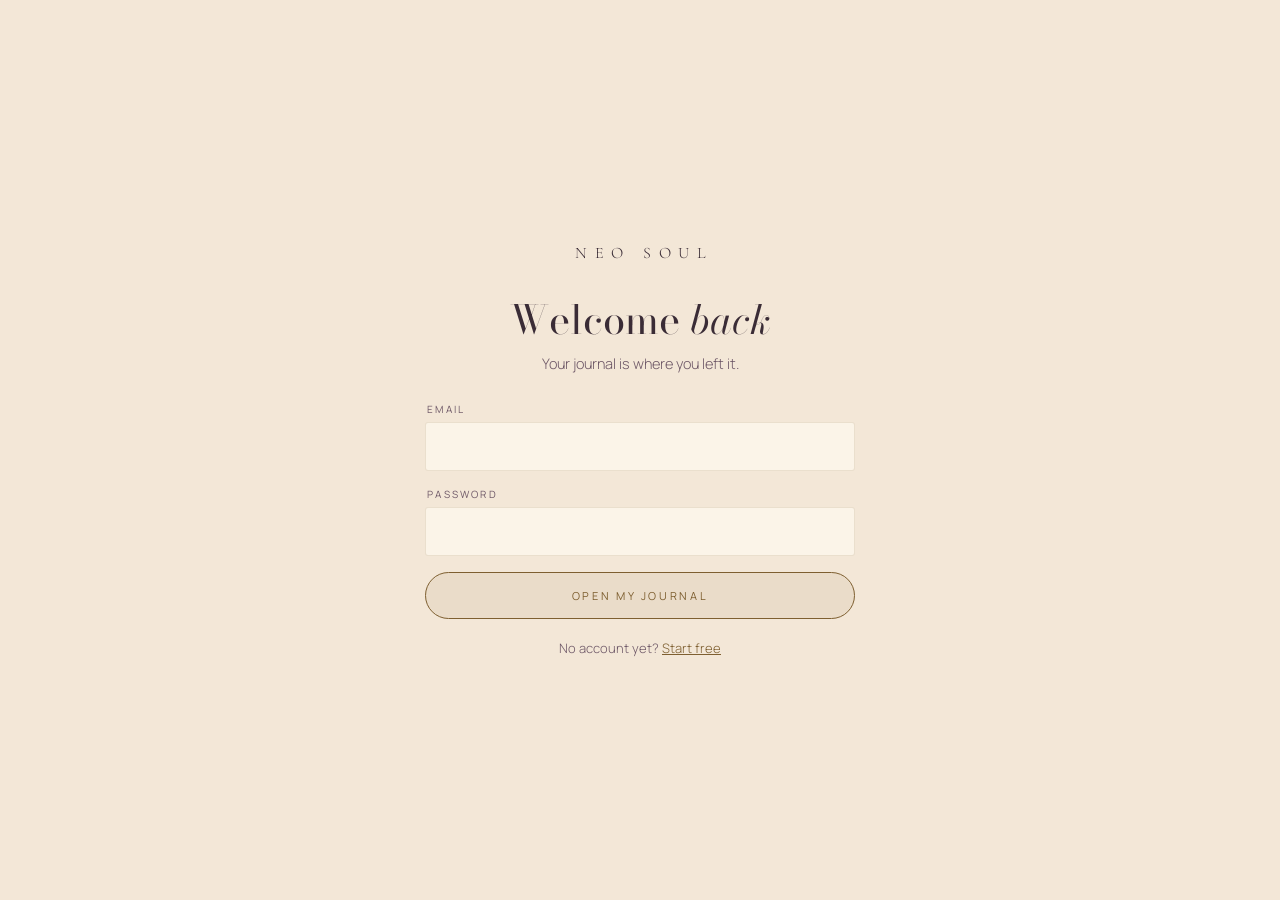
<file: signin.html>
<!DOCTYPE html>
<html lang="en">
<head>
<meta charset="utf-8">
<meta name="viewport" content="width=device-width, initial-scale=1, viewport-fit=cover">
<title>Neo Soul — Sign in</title>
<meta name="robots" content="noindex, nofollow">
<link rel="preconnect" href="https://fonts.googleapis.com">
<link rel="preconnect" href="https://fonts.gstatic.com" crossorigin>
<link href="https://fonts.googleapis.com/css2?family=Bodoni+Moda:ital,opsz,wght@0,6..96,400;1,6..96,400&family=Cormorant:wght@300&family=Manrope:wght@200;300;400;500&display=swap" rel="stylesheet">
<link rel="stylesheet" href="_shared.css">
</head>
<body>
<main class="auth"><div class="box">
  <a href="index.html" class="mark">Neo Soul</a>
  <h1>Welcome <em>back</em></h1>
  <p class="sub">Your journal is where you left it.</p>

  <p class="err" id="err" hidden></p>

  <form id="form" novalidate>
    <label for="email">Email</label>
    <input id="email" type="email" autocomplete="email" required>
    <label for="pw">Password</label>
    <input id="pw" type="password" autocomplete="current-password" required>
    <button class="btn" id="go" type="submit">Open my journal</button>
  </form>

  <p class="alt">No account yet? <a href="join.html">Start free</a></p>
</div></main>

<script type="module">
import { api } from './neosoul.js';
api.getUser().then(u => { if (u) location.replace('journal.html'); });
const err = document.getElementById('err');
document.getElementById('form').addEventListener('submit', async e => {
  e.preventDefault(); err.hidden = true;
  const btn = document.getElementById('go');
  btn.disabled = true; btn.textContent = 'Opening…';
  try {
    await api.signIn({ email: document.getElementById('email').value.trim().toLowerCase(),
                       password: document.getElementById('pw').value });
    location.href = 'journal.html';
  } catch (ex) {
    err.textContent = ex.message || 'Could not sign in.'; err.hidden = false;
    btn.disabled = false; btn.textContent = 'Open my journal';
  }
});
</script>
</body>
</html>
</file>
<file: _shared.css>
:root{
  --paper:#F3E7D7; --card:#FBF4E8; --line:rgba(126,95,48,.3); --soft:rgba(126,95,48,.14);
  --ink:#3A2C36; --ink2:#6E5867; --gold:#7E5F30; --mauve:#B789A6; --bloom:#2B1D2C;
}
*{box-sizing:border-box}
html{background:var(--paper)}
body{margin:0;background:var(--paper);color:var(--ink);
  font-family:'Manrope',system-ui,sans-serif;-webkit-font-smoothing:antialiased}
a{color:inherit}
.auth{min-height:100svh;display:flex;align-items:center;justify-content:center;padding:40px 22px}
.box{width:100%;max-width:430px}
.mark{display:block;text-align:center;font-family:'Cormorant',serif;font-weight:300;
  font-size:16px;letter-spacing:.48em;text-transform:uppercase;padding-left:.48em;
  text-decoration:none;margin-bottom:34px}
h1{font-family:'Bodoni Moda',serif;font-weight:400;font-size:clamp(28px,4.4vw,40px);
  line-height:1.14;margin:0 0 10px;text-align:center}
h1 em{font-style:italic}
.sub{margin:0 0 26px;text-align:center;font-size:14.5px;line-height:1.65;
  font-weight:300;color:var(--ink2)}
.plan{border:1px solid var(--line);border-radius:3px;padding:14px 16px;margin-bottom:24px;
  background:rgba(255,252,246,.55);display:flex;justify-content:space-between;
  align-items:baseline;gap:12px;flex-wrap:wrap}
.plan .t{font-family:'Bodoni Moda',serif;font-size:18px}
.plan .p{font-size:12.5px;color:var(--ink2);font-weight:300}
label{display:block;font-size:10px;letter-spacing:.22em;text-transform:uppercase;
  color:var(--ink2);margin:0 0 6px;padding-left:.22em}
input[type=email],input[type=password],input[type=text]{width:100%;padding:13px 15px;
  background:var(--card);border:1px solid var(--soft);border-radius:3px;
  font-size:15px;color:var(--ink);font-weight:300;font-family:inherit;margin-bottom:16px}
input:focus{outline:none;border-color:var(--line);background:#FDF8EE}
.check{display:flex;gap:10px;align-items:flex-start;margin-bottom:14px;
  font-size:12.5px;line-height:1.6;font-weight:300;color:var(--ink2)}
.check input{margin-top:2px;accent-color:var(--gold);flex:0 0 auto}
.check a{color:var(--gold)}
.btn{width:100%;padding:15px;border:1px solid var(--gold);border-radius:999px;
  background:rgba(126,95,48,.08);color:var(--gold);cursor:pointer;
  font-size:11px;letter-spacing:.24em;text-transform:uppercase;font-family:inherit;
  transition:background-color .3s}
.btn:hover:not(:disabled){background:rgba(126,95,48,.16)}
.btn:disabled{opacity:.45;cursor:default}
.alt{margin:20px 0 0;text-align:center;font-size:13px;font-weight:300;color:var(--ink2)}
.alt a{color:var(--gold)}
.err{margin:0 0 16px;padding:11px 14px;border:1px solid rgba(150,69,63,.4);
  background:rgba(150,69,63,.06);border-radius:3px;font-size:13px;line-height:1.55;
  color:#8A4039;font-weight:300}
.err[hidden]{display:none}
.mode{margin:24px 0 0;text-align:center;font-size:11px;line-height:1.6;
  color:var(--ink2);opacity:.7;font-weight:300}
</file>
